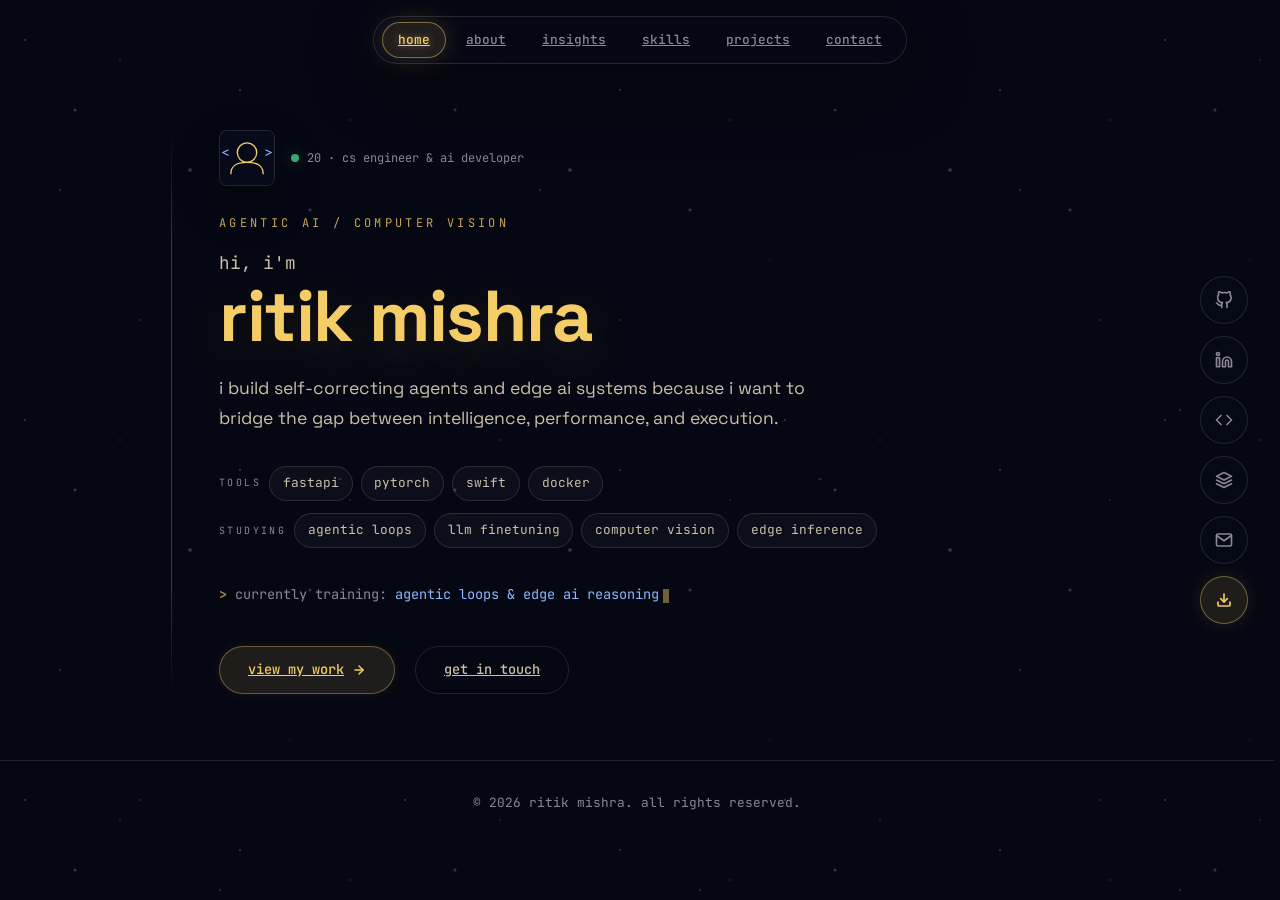
<file: index.html>
<!DOCTYPE html>
<html lang="en">
<head>
    <meta charset="UTF-8">
    <meta name="viewport" content="width=device-width, initial-scale=1.0">
    <meta name="description" content="Portfolio website of Ritik Mishra - Agentic AI Developer & AI Engineer">
    <title>ritik mishra</title>
    <link rel="stylesheet" href="styles.css">
</head>
<body>
    <!-- Background Starry sky container -->
    <div class="bg-glow-container" aria-hidden="true">
        <div class="stars-layer-1"></div>
        <div class="stars-layer-2"></div>
    </div>

    <!-- Navigation (Top Floating Pill Navbar) -->
    <nav class="navbar" role="navigation" aria-label="Main navigation">
        <div class="container">
            <ul class="nav-menu" id="navMenu">
                <li><a href="index.html">home</a></li>
                <li><a href="about.html">about</a></li>
                <li><a href="insights.html">insights</a></li>
                <li><a href="skills.html">skills</a></li>
                <li><a href="projects.html">projects</a></li>
                <li><a href="contact.html">contact</a></li>
            </ul>
        </div>
    </nav>

    <!-- Side Social Dock (Large Screen Orbit Dock) -->
    <div class="social-dock" aria-label="Social connections">
        <a href="https://github.com/iamtheorm" target="_blank" rel="noopener noreferrer" class="social-dock-item" title="github">
            <svg width="18" height="18" viewBox="0 0 24 24" fill="none" stroke="currentColor" stroke-width="2.2" stroke-linecap="round" stroke-linejoin="round"><path d="M9 19c-5 1.5-5-2.5-7-3m14 6v-3.87a3.37 3.37 0 0 0-.94-2.61c3.14-.35 6.44-1.54 6.44-7A5.44 5.44 0 0 0 20 4.77 5.07 5.07 0 0 0 19.91 1S18.73.65 16 2.48a13.38 13.38 0 0 0-7 0C6.27.65 5.09 1 5.09 1A5.07 5.07 0 0 0 5 4.77a5.44 5.44 0 0 0-1.5 3.78c0 5.42 3.3 6.61 6.44 7A3.37 3.37 0 0 0 9 18.13V22"></path></svg>
        </a>
        <a href="https://www.linkedin.com/in/iamtheorm/" target="_blank" rel="noopener noreferrer" class="social-dock-item" title="linkedin">
            <svg width="18" height="18" viewBox="0 0 24 24" fill="none" stroke="currentColor" stroke-width="2.2" stroke-linecap="round" stroke-linejoin="round"><path d="M16 8a6 6 0 0 1 6 6v7h-4v-7a2 2 0 0 0-2-2 2 2 0 0 0-2 2v7h-4v-7a6 6 0 0 1 6-6z"></path><rect x="2" y="9" width="4" height="12"></rect><circle cx="4" cy="4" r="2"></circle></svg>
        </a>
        <a href="https://leetcode.com/u/b3I2er95LI/" target="_blank" rel="noopener noreferrer" class="social-dock-item" title="leetcode">
            <svg width="18" height="18" viewBox="0 0 24 24" fill="none" stroke="currentColor" stroke-width="2.2" stroke-linecap="round" stroke-linejoin="round"><polyline points="16 18 22 12 16 6"></polyline><polyline points="8 6 2 12 8 18"></polyline></svg>
        </a>
        <a href="https://www.cloudskillsboost.google/public_profiles/0d4cb79c-3285-41c7-b2ba-f3daa50c03b6" target="_blank" rel="noopener noreferrer" class="social-dock-item" title="google cloud boost">
            <svg width="18" height="18" viewBox="0 0 24 24" fill="none" stroke="currentColor" stroke-width="2.2" stroke-linecap="round" stroke-linejoin="round"><path d="M12 2L2 7l10 5 10-5-10-5zM2 17l10 5 10-5M2 12l10 5 10-5"></path></svg>
        </a>
        <a href="mailto:workwithorm@gmail.com" class="social-dock-item" title="email">
            <svg width="18" height="18" viewBox="0 0 24 24" fill="none" stroke="currentColor" stroke-width="2.2" stroke-linecap="round" stroke-linejoin="round"><path d="M4 4h16c1.1 0 2 .9 2 2v12c0 1.1-.9 2-2 2H4c-1.1 0-2-.9-2-2V6c0-1.1.9-2 2-2z"></path><polyline points="22,6 12,13 2,6"></polyline></svg>
        </a>
        <a href="ritikVIT.pdf" download="ritik_mishra_resume.pdf" class="social-dock-item social-dock-resume" title="download resume">
            <svg width="16" height="16" viewBox="0 0 24 24" fill="none" stroke="currentColor" stroke-width="2.5" stroke-linecap="round" stroke-linejoin="round"><path d="M21 15v4a2 2 0 0 1-2 2H5a2 2 0 0 1-2-2v-4"></path><polyline points="7 10 12 15 17 10"></polyline><line x1="12" y1="15" x2="12" y2="3"></line></svg>
        </a>
    </div>

    <!-- Mobile Fixed Social Bottom Bar -->
    <div class="mobile-social-bar" aria-label="Social connections bottom bar">
        <a href="https://github.com/iamtheorm" target="_blank" rel="noopener noreferrer" class="mobile-social-item" title="github">
            <svg width="16" height="16" viewBox="0 0 24 24" fill="none" stroke="currentColor" stroke-width="2" stroke-linecap="round" stroke-linejoin="round"><path d="M9 19c-5 1.5-5-2.5-7-3m14 6v-3.87a3.37 3.37 0 0 0-.94-2.61c3.14-.35 6.44-1.54 6.44-7A5.44 5.44 0 0 0 20 4.77 5.07 5.07 0 0 0 19.91 1S18.73.65 16 2.48a13.38 13.38 0 0 0-7 0C6.27.65 5.09 1 5.09 1A5.07 5.07 0 0 0 5 4.77a5.44 5.44 0 0 0-1.5 3.78c0 5.42 3.3 6.61 6.44 7A3.37 3.37 0 0 0 9 18.13V22"></path></svg>
        </a>
        <a href="https://www.linkedin.com/in/iamtheorm/" target="_blank" rel="noopener noreferrer" class="mobile-social-item" title="linkedin">
            <svg width="16" height="16" viewBox="0 0 24 24" fill="none" stroke="currentColor" stroke-width="2" stroke-linecap="round" stroke-linejoin="round"><path d="M16 8a6 6 0 0 1 6 6v7h-4v-7a2 2 0 0 0-2-2 2 2 0 0 0-2 2v7h-4v-7a6 6 0 0 1 6-6z"></path><rect x="2" y="9" width="4" height="12"></rect><circle cx="4" cy="4" r="2"></circle></svg>
        </a>
        <a href="https://leetcode.com/u/b3I2er95LI/" target="_blank" rel="noopener noreferrer" class="mobile-social-item" title="leetcode">
            <svg width="16" height="16" viewBox="0 0 24 24" fill="none" stroke="currentColor" stroke-width="2" stroke-linecap="round" stroke-linejoin="round"><polyline points="16 18 22 12 16 6"></polyline><polyline points="8 6 2 12 8 18"></polyline></svg>
        </a>
        <a href="mailto:workwithorm@gmail.com" class="mobile-social-item" title="email">
            <svg width="16" height="16" viewBox="0 0 24 24" fill="none" stroke="currentColor" stroke-width="2" stroke-linecap="round" stroke-linejoin="round"><path d="M4 4h16c1.1 0 2 .9 2 2v12c0 1.1-.9 2-2 2H4c-1.1 0-2-.9-2-2V6c0-1.1.9-2 2-2z"></path><polyline points="22,6 12,13 2,6"></polyline></svg>
        </a>
        <a href="ritikVIT.pdf" download="ritik_mishra_resume.pdf" class="mobile-social-item" title="resume">
            <svg width="14" height="14" viewBox="0 0 24 24" fill="none" stroke="currentColor" stroke-width="2" stroke-linecap="round" stroke-linejoin="round"><path d="M21 15v4a2 2 0 0 1-2 2H5a2 2 0 0 1-2-2v-4"></path><polyline points="7 10 12 15 17 10"></polyline><line x1="12" y1="15" x2="12" y2="3"></line></svg>
        </a>
    </div>

    <!-- Hero Section -->
    <section id="home" class="hero" role="banner">
        <div class="container">
            <!-- Timeline fade-in/out visual accent line -->
            <div class="hero-timeline-line"></div>
            
            <div class="hero-content reveal">
                <!-- Profile Pic Frame & Pulsating Online Status Badge -->
                <div class="pfp-container">
                    <div class="pfp-frame">
                        <svg viewBox="0 0 100 100" fill="none" xmlns="http://www.w3.org/2000/svg" style="width: 100%; height: 100%;">
                            <rect width="100" height="100" fill="#070a18"/>
                            <circle cx="50" cy="40" r="18" stroke="#f4cd67" stroke-width="2.5" fill="none"/>
                            <path d="M20 80C20 62 33 58 50 58C67 58 80 62 80 80" stroke="#f4cd67" stroke-width="2.5" fill="none"/>
                            <path d="M15 35L5 40L15 45" stroke="#8bb8ff" stroke-width="2" stroke-linecap="round" stroke-linejoin="round"/>
                            <path d="M85 35L95 40L85 45" stroke="#8bb8ff" stroke-width="2" stroke-linecap="round" stroke-linejoin="round"/>
                        </svg>
                    </div>
                    <div class="status-badge">
                        <span class="status-dot"></span>
                        <span>20 · cs engineer & ai developer</span>
                    </div>
                </div>

                <p class="hero-subrole">agentic ai / computer vision</p>
                
                <div class="relative">
                    <p class="hero-title-greeting">hi, i'm</p>
                    <h1 class="hero-title-name">ritik mishra</h1>
                </div>

                <p class="hero-description">
                    i build self-correcting agents and edge ai systems because i want to bridge the gap between intelligence, performance, and execution.
                </p>

                <!-- Tools & Studying rows -->
                <div style="display: flex; flex-direction: column; gap: 0.75rem; margin-bottom: 2.25rem;">
                    <div style="display: flex; flex-wrap: wrap; align-items: center; gap: 0.5rem;">
                        <span style="font-family: 'JetBrains Mono', monospace; font-size: 10px; text-transform: uppercase; letter-spacing: 0.24em; color: var(--muted);">tools</span>
                        <span class="skill-badge">FastAPI</span>
                        <span class="skill-badge">PyTorch</span>
                        <span class="skill-badge">Swift</span>
                        <span class="skill-badge">Docker</span>
                    </div>
                    <div style="display: flex; flex-wrap: wrap; align-items: center; gap: 0.5rem;">
                        <span style="font-family: 'JetBrains Mono', monospace; font-size: 10px; text-transform: uppercase; letter-spacing: 0.24em; color: var(--muted);">studying</span>
                        <span class="skill-badge">agentic loops</span>
                        <span class="skill-badge">LLM finetuning</span>
                        <span class="skill-badge">computer vision</span>
                        <span class="skill-badge">edge inference</span>
                    </div>
                </div>

                <!-- Blinking cursor command training line -->
                <p style="font-family: 'JetBrains Mono', monospace; font-size: 0.85rem; color: var(--muted); margin-bottom: 2.5rem;">
                    <span style="color: rgba(244, 205, 103, 0.65); font-weight: bold;">&gt;</span> currently training: <span style="color: var(--accent-secondary);">agentic loops & edge AI reasoning</span><span class="blinking-caret"></span>
                </p>

                <div class="hero-buttons">
                    <a href="projects.html" class="btn btn-primary">
                        <span>view my work</span>
                        <svg width="14" height="14" viewBox="0 0 24 24" fill="none" stroke="currentColor" stroke-width="2.5" stroke-linecap="round" stroke-linejoin="round"><line x1="5" y1="12" x2="19" y2="12"></line><polyline points="12 5 19 12 12 19"></polyline></svg>
                    </a>
                    <a href="contact.html" class="btn btn-secondary">get in touch</a>
                </div>
            </div>
        </div>
    </section>



    <!-- Footer -->
    <footer class="footer">
        <div class="container">
            <p>&copy; 2026 ritik mishra. all rights reserved.</p>
        </div>
    </footer>

    <script src="script.js"></script>
</body>
</html>
</file>
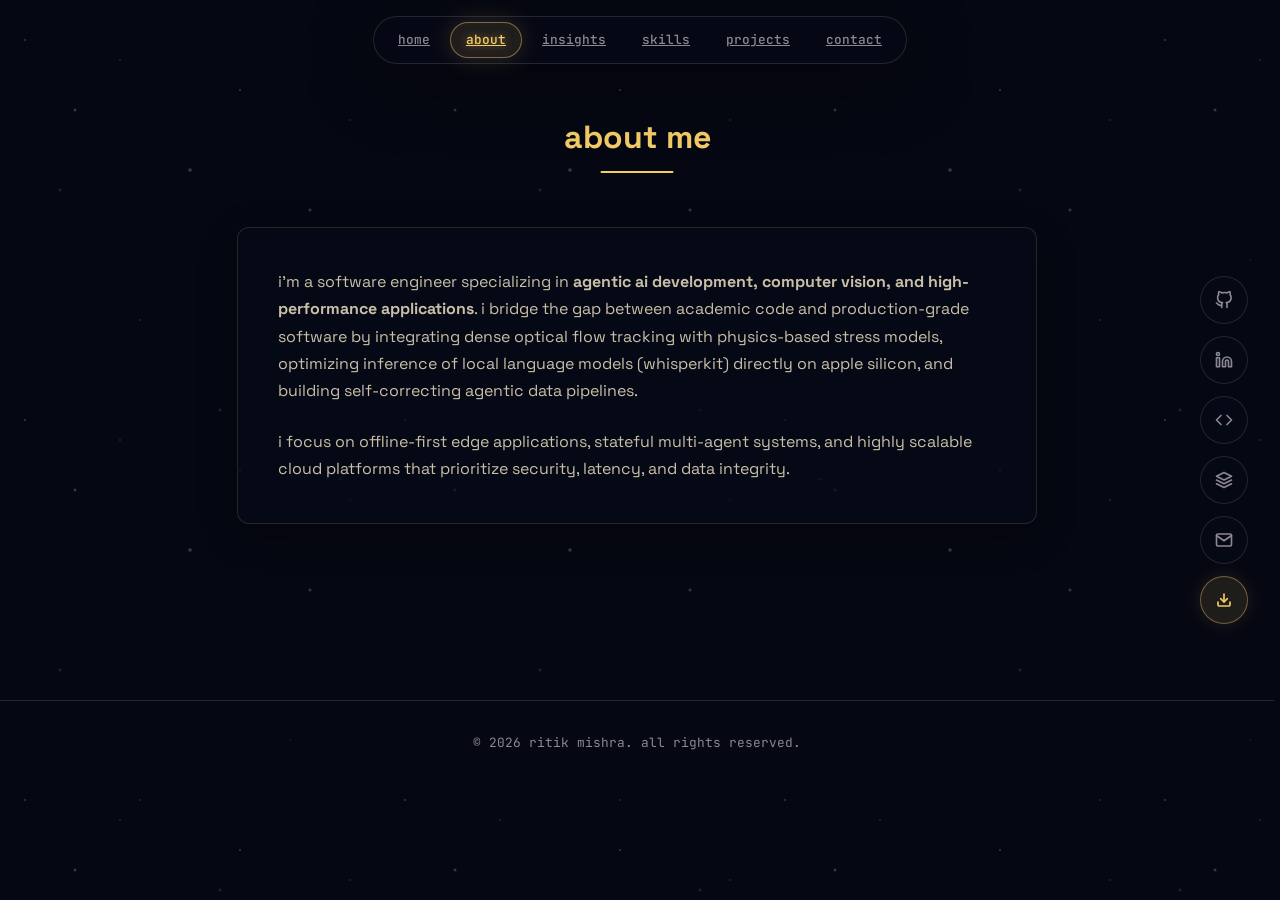
<file: about.html>
<!DOCTYPE html>
<html lang="en">
<head>
    <meta charset="UTF-8">
    <meta name="viewport" content="width=device-width, initial-scale=1.0">
    <meta name="description" content="About Ritik Mishra - Agentic AI Developer & AI Engineer">
    <title>ritik mishra | about</title>
    <link rel="stylesheet" href="styles.css">
</head>
<body>
    <!-- Background Starry sky container -->
    <div class="bg-glow-container" aria-hidden="true">
        <div class="stars-layer-1"></div>
        <div class="stars-layer-2"></div>
    </div>

    <!-- Navigation (Top Floating Pill Navbar) -->
    <nav class="navbar" role="navigation" aria-label="Main navigation">
        <div class="container">
            <ul class="nav-menu" id="navMenu">
                <li><a href="index.html">home</a></li>
                <li><a href="about.html">about</a></li>
                <li><a href="insights.html">insights</a></li>
                <li><a href="skills.html">skills</a></li>
                <li><a href="projects.html">projects</a></li>
                <li><a href="contact.html">contact</a></li>
            </ul>
        </div>
    </nav>

    <!-- Side Social Dock -->
    <div class="social-dock" aria-label="Social connections">
        <a href="https://github.com/iamtheorm" target="_blank" rel="noopener noreferrer" class="social-dock-item" title="github">
            <svg width="18" height="18" viewBox="0 0 24 24" fill="none" stroke="currentColor" stroke-width="2.2" stroke-linecap="round" stroke-linejoin="round"><path d="M9 19c-5 1.5-5-2.5-7-3m14 6v-3.87a3.37 3.37 0 0 0-.94-2.61c3.14-.35 6.44-1.54 6.44-7A5.44 5.44 0 0 0 20 4.77 5.07 5.07 0 0 0 19.91 1S18.73.65 16 2.48a13.38 13.38 0 0 0-7 0C6.27.65 5.09 1 5.09 1A5.07 5.07 0 0 0 5 4.77a5.44 5.44 0 0 0-1.5 3.78c0 5.42 3.3 6.61 6.44 7A3.37 3.37 0 0 0 9 18.13V22"></path></svg>
        </a>
        <a href="https://www.linkedin.com/in/iamtheorm/" target="_blank" rel="noopener noreferrer" class="social-dock-item" title="linkedin">
            <svg width="18" height="18" viewBox="0 0 24 24" fill="none" stroke="currentColor" stroke-width="2.2" stroke-linecap="round" stroke-linejoin="round"><path d="M16 8a6 6 0 0 1 6 6v7h-4v-7a2 2 0 0 0-2-2 2 2 0 0 0-2 2v7h-4v-7a6 6 0 0 1 6-6z"></path><rect x="2" y="9" width="4" height="12"></rect><circle cx="4" cy="4" r="2"></circle></svg>
        </a>
        <a href="https://leetcode.com/u/b3I2er95LI/" target="_blank" rel="noopener noreferrer" class="social-dock-item" title="leetcode">
            <svg width="18" height="18" viewBox="0 0 24 24" fill="none" stroke="currentColor" stroke-width="2.2" stroke-linecap="round" stroke-linejoin="round"><polyline points="16 18 22 12 16 6"></polyline><polyline points="8 6 2 12 8 18"></polyline></svg>
        </a>
        <a href="https://www.cloudskillsboost.google/public_profiles/0d4cb79c-3285-41c7-b2ba-f3daa50c03b6" target="_blank" rel="noopener noreferrer" class="social-dock-item" title="google cloud boost">
            <svg width="18" height="18" viewBox="0 0 24 24" fill="none" stroke="currentColor" stroke-width="2.2" stroke-linecap="round" stroke-linejoin="round"><path d="M12 2L2 7l10 5 10-5-10-5zM2 17l10 5 10-5M2 12l10 5 10-5"></path></svg>
        </a>
        <a href="mailto:workwithorm@gmail.com" class="social-dock-item" title="email">
            <svg width="18" height="18" viewBox="0 0 24 24" fill="none" stroke="currentColor" stroke-width="2.2" stroke-linecap="round" stroke-linejoin="round"><path d="M4 4h16c1.1 0 2 .9 2 2v12c0 1.1-.9 2-2 2H4c-1.1 0-2-.9-2-2V6c0-1.1.9-2 2-2z"></path><polyline points="22,6 12,13 2,6"></polyline></svg>
        </a>
        <a href="ritikVIT.pdf" download="ritik_mishra_resume.pdf" class="social-dock-item social-dock-resume" title="download resume">
            <svg width="16" height="16" viewBox="0 0 24 24" fill="none" stroke="currentColor" stroke-width="2.5" stroke-linecap="round" stroke-linejoin="round"><path d="M21 15v4a2 2 0 0 1-2 2H5a2 2 0 0 1-2-2v-4"></path><polyline points="7 10 12 15 17 10"></polyline><line x1="12" y1="15" x2="12" y2="3"></line></svg>
        </a>
    </div>

    <!-- Mobile Fixed Social Bottom Bar -->
    <div class="mobile-social-bar" aria-label="Social connections bottom bar">
        <a href="https://github.com/iamtheorm" target="_blank" rel="noopener noreferrer" class="mobile-social-item" title="github">
            <svg width="16" height="16" viewBox="0 0 24 24" fill="none" stroke="currentColor" stroke-width="2" stroke-linecap="round" stroke-linejoin="round"><path d="M9 19c-5 1.5-5-2.5-7-3m14 6v-3.87a3.37 3.37 0 0 0-.94-2.61c3.14-.35 6.44-1.54 6.44-7A5.44 5.44 0 0 0 20 4.77 5.07 5.07 0 0 0 19.91 1S18.73.65 16 2.48a13.38 13.38 0 0 0-7 0C6.27.65 5.09 1 5.09 1A5.07 5.07 0 0 0 5 4.77a5.44 5.44 0 0 0-1.5 3.78c0 5.42 3.3 6.61 6.44 7A3.37 3.37 0 0 0 9 18.13V22"></path></svg>
        </a>
        <a href="https://www.linkedin.com/in/iamtheorm/" target="_blank" rel="noopener noreferrer" class="mobile-social-item" title="linkedin">
            <svg width="16" height="16" viewBox="0 0 24 24" fill="none" stroke="currentColor" stroke-width="2" stroke-linecap="round" stroke-linejoin="round"><path d="M16 8a6 6 0 0 1 6 6v7h-4v-7a2 2 0 0 0-2-2 2 2 0 0 0-2 2v7h-4v-7a6 6 0 0 1 6-6z"></path><rect x="2" y="9" width="4" height="12"></rect><circle cx="4" cy="4" r="2"></circle></svg>
        </a>
        <a href="https://leetcode.com/u/b3I2er95LI/" target="_blank" rel="noopener noreferrer" class="mobile-social-item" title="leetcode">
            <svg width="16" height="16" viewBox="0 0 24 24" fill="none" stroke="currentColor" stroke-width="2" stroke-linecap="round" stroke-linejoin="round"><polyline points="16 18 22 12 16 6"></polyline><polyline points="8 6 2 12 8 18"></polyline></svg>
        </a>
        <a href="mailto:workwithorm@gmail.com" class="mobile-social-item" title="email">
            <svg width="16" height="16" viewBox="0 0 24 24" fill="none" stroke="currentColor" stroke-width="2" stroke-linecap="round" stroke-linejoin="round"><path d="M4 4h16c1.1 0 2 .9 2 2v12c0 1.1-.9 2-2 2H4c-1.1 0-2-.9-2-2V6c0-1.1.9-2 2-2z"></path><polyline points="22,6 12,13 2,6"></polyline></svg>
        </a>
        <a href="ritikVIT.pdf" download="ritik_mishra_resume.pdf" class="mobile-social-item" title="resume">
            <svg width="14" height="14" viewBox="0 0 24 24" fill="none" stroke="currentColor" stroke-width="2" stroke-linecap="round" stroke-linejoin="round"><path d="M21 15v4a2 2 0 0 1-2 2H5a2 2 0 0 1-2-2v-4"></path><polyline points="7 10 12 15 17 10"></polyline><line x1="12" y1="15" x2="12" y2="3"></line></svg>
        </a>
    </div>

    <!-- About Section -->
    <section id="about" class="about" style="padding-top: 7rem; padding-bottom: 3rem; min-height: calc(100vh - 200px);">
        <div class="container">
            <h2 class="section-title reveal">about me</h2>
            <div class="about-content reveal">
                <div class="about-text">
                    <p>
                        i'm a software engineer specializing in <strong>agentic ai development, computer vision, and high-performance applications</strong>. 
                        i bridge the gap between academic code and production-grade software by integrating dense optical flow tracking with physics-based stress models, optimizing inference of local language models (whisperkit) directly on apple silicon, and building self-correcting agentic data pipelines.
                    </p>
                    <p>
                        i focus on offline-first edge applications, stateful multi-agent systems, and highly scalable cloud platforms that prioritize security, latency, and data integrity.
                    </p>
                </div>
            </div>


        </div>
    </section>

    <!-- Footer -->
    <footer class="footer">
        <div class="container">
            <p>&copy; 2026 ritik mishra. all rights reserved.</p>
        </div>
    </footer>

    <script src="script.js"></script>
</body>
</html>
</file>
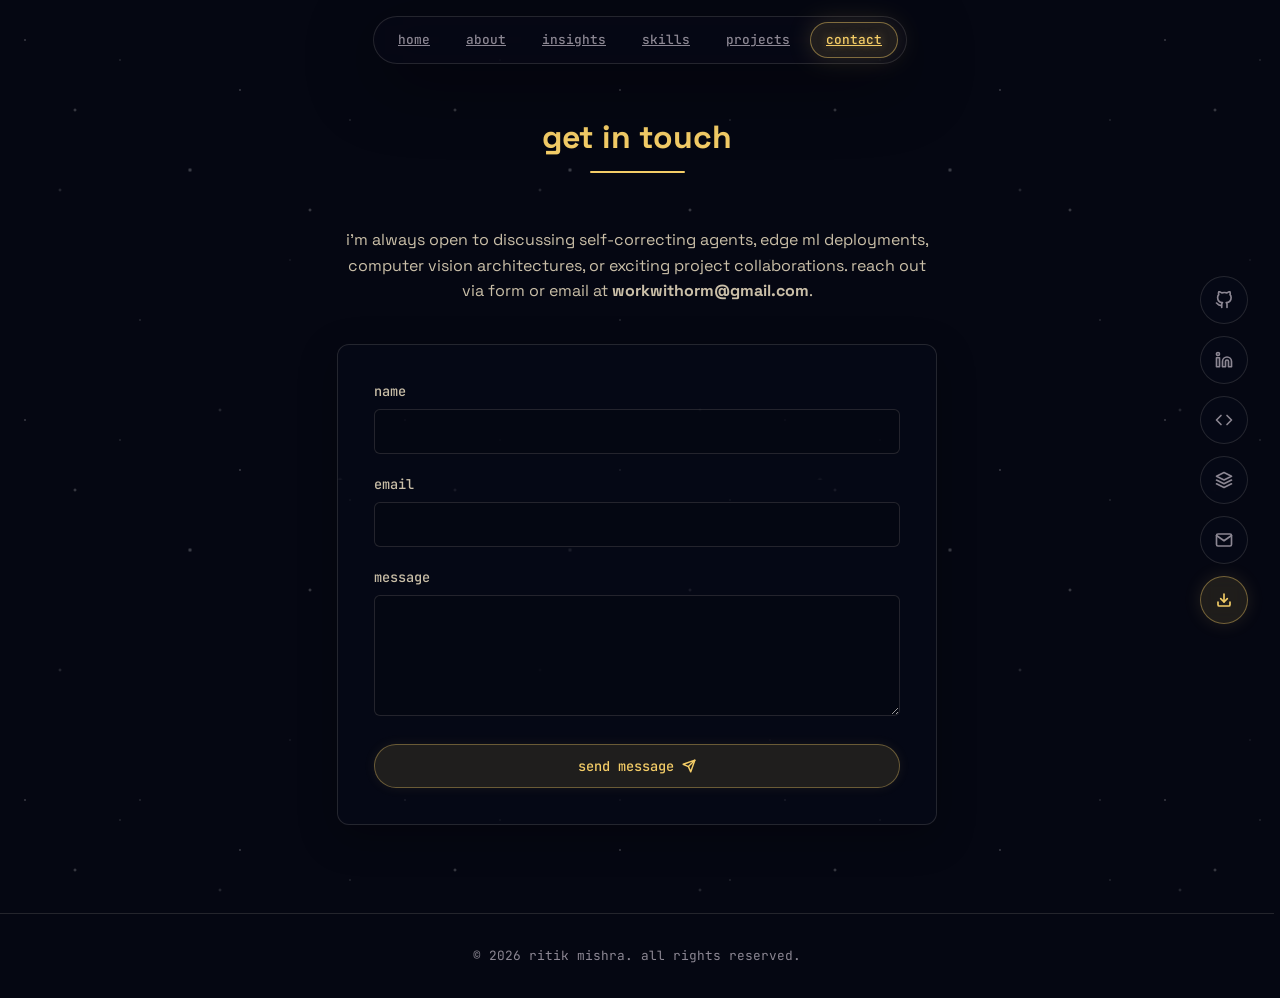
<file: contact.html>
<!DOCTYPE html>
<html lang="en">
<head>
    <meta charset="UTF-8">
    <meta name="viewport" content="width=device-width, initial-scale=1.0">
    <meta name="description" content="Get in touch with Ritik Mishra - Agentic AI Developer & AI Engineer">
    <title>ritik mishra | contact</title>
    <link rel="stylesheet" href="styles.css">
</head>
<body>
    <!-- Background Starry sky container -->
    <div class="bg-glow-container" aria-hidden="true">
        <div class="stars-layer-1"></div>
        <div class="stars-layer-2"></div>
    </div>

    <!-- Navigation (Top Floating Pill Navbar) -->
    <nav class="navbar" role="navigation" aria-label="Main navigation">
        <div class="container">
            <ul class="nav-menu" id="navMenu">
                <li><a href="index.html">home</a></li>
                <li><a href="about.html">about</a></li>
                <li><a href="insights.html">insights</a></li>
                <li><a href="skills.html">skills</a></li>
                <li><a href="projects.html">projects</a></li>
                <li><a href="contact.html">contact</a></li>
            </ul>
        </div>
    </nav>

    <!-- Side Social Dock -->
    <div class="social-dock" aria-label="Social connections">
        <a href="https://github.com/iamtheorm" target="_blank" rel="noopener noreferrer" class="social-dock-item" title="github">
            <svg width="18" height="18" viewBox="0 0 24 24" fill="none" stroke="currentColor" stroke-width="2.2" stroke-linecap="round" stroke-linejoin="round"><path d="M9 19c-5 1.5-5-2.5-7-3m14 6v-3.87a3.37 3.37 0 0 0-.94-2.61c3.14-.35 6.44-1.54 6.44-7A5.44 5.44 0 0 0 20 4.77 5.07 5.07 0 0 0 19.91 1S18.73.65 16 2.48a13.38 13.38 0 0 0-7 0C6.27.65 5.09 1 5.09 1A5.07 5.07 0 0 0 5 4.77a5.44 5.44 0 0 0-1.5 3.78c0 5.42 3.3 6.61 6.44 7A3.37 3.37 0 0 0 9 18.13V22"></path></svg>
        </a>
        <a href="https://www.linkedin.com/in/iamtheorm/" target="_blank" rel="noopener noreferrer" class="social-dock-item" title="linkedin">
            <svg width="18" height="18" viewBox="0 0 24 24" fill="none" stroke="currentColor" stroke-width="2.2" stroke-linecap="round" stroke-linejoin="round"><path d="M16 8a6 6 0 0 1 6 6v7h-4v-7a2 2 0 0 0-2-2 2 2 0 0 0-2 2v7h-4v-7a6 6 0 0 1 6-6z"></path><rect x="2" y="9" width="4" height="12"></rect><circle cx="4" cy="4" r="2"></circle></svg>
        </a>
        <a href="https://leetcode.com/u/b3I2er95LI/" target="_blank" rel="noopener noreferrer" class="social-dock-item" title="leetcode">
            <svg width="18" height="18" viewBox="0 0 24 24" fill="none" stroke="currentColor" stroke-width="2.2" stroke-linecap="round" stroke-linejoin="round"><polyline points="16 18 22 12 16 6"></polyline><polyline points="8 6 2 12 8 18"></polyline></svg>
        </a>
        <a href="https://www.cloudskillsboost.google/public_profiles/0d4cb79c-3285-41c7-b2ba-f3daa50c03b6" target="_blank" rel="noopener noreferrer" class="social-dock-item" title="google cloud boost">
            <svg width="18" height="18" viewBox="0 0 24 24" fill="none" stroke="currentColor" stroke-width="2.2" stroke-linecap="round" stroke-linejoin="round"><path d="M12 2L2 7l10 5 10-5-10-5zM2 17l10 5 10-5M2 12l10 5 10-5"></path></svg>
        </a>
        <a href="mailto:workwithorm@gmail.com" class="social-dock-item" title="email">
            <svg width="18" height="18" viewBox="0 0 24 24" fill="none" stroke="currentColor" stroke-width="2.2" stroke-linecap="round" stroke-linejoin="round"><path d="M4 4h16c1.1 0 2 .9 2 2v12c0 1.1-.9 2-2 2H4c-1.1 0-2-.9-2-2V6c0-1.1.9-2 2-2z"></path><polyline points="22,6 12,13 2,6"></polyline></svg>
        </a>
        <a href="ritikVIT.pdf" download="ritik_mishra_resume.pdf" class="social-dock-item social-dock-resume" title="download resume">
            <svg width="16" height="16" viewBox="0 0 24 24" fill="none" stroke="currentColor" stroke-width="2.5" stroke-linecap="round" stroke-linejoin="round"><path d="M21 15v4a2 2 0 0 1-2 2H5a2 2 0 0 1-2-2v-4"></path><polyline points="7 10 12 15 17 10"></polyline><line x1="12" y1="15" x2="12" y2="3"></line></svg>
        </a>
    </div>

    <!-- Mobile Fixed Social Bottom Bar -->
    <div class="mobile-social-bar" aria-label="Social connections bottom bar">
        <a href="https://github.com/iamtheorm" target="_blank" rel="noopener noreferrer" class="mobile-social-item" title="github">
            <svg width="16" height="16" viewBox="0 0 24 24" fill="none" stroke="currentColor" stroke-width="2" stroke-linecap="round" stroke-linejoin="round"><path d="M9 19c-5 1.5-5-2.5-7-3m14 6v-3.87a3.37 3.37 0 0 0-.94-2.61c3.14-.35 6.44-1.54 6.44-7A5.44 5.44 0 0 0 20 4.77 5.07 5.07 0 0 0 19.91 1S18.73.65 16 2.48a13.38 13.38 0 0 0-7 0C6.27.65 5.09 1 5.09 1A5.07 5.07 0 0 0 5 4.77a5.44 5.44 0 0 0-1.5 3.78c0 5.42 3.3 6.61 6.44 7A3.37 3.37 0 0 0 9 18.13V22"></path></svg>
        </a>
        <a href="https://www.linkedin.com/in/iamtheorm/" target="_blank" rel="noopener noreferrer" class="mobile-social-item" title="linkedin">
            <svg width="16" height="16" viewBox="0 0 24 24" fill="none" stroke="currentColor" stroke-width="2" stroke-linecap="round" stroke-linejoin="round"><path d="M16 8a6 6 0 0 1 6 6v7h-4v-7a2 2 0 0 0-2-2 2 2 0 0 0-2 2v7h-4v-7a6 6 0 0 1 6-6z"></path><rect x="2" y="9" width="4" height="12"></rect><circle cx="4" cy="4" r="2"></circle></svg>
        </a>
        <a href="https://leetcode.com/u/b3I2er95LI/" target="_blank" rel="noopener noreferrer" class="mobile-social-item" title="leetcode">
            <svg width="16" height="16" viewBox="0 0 24 24" fill="none" stroke="currentColor" stroke-width="2" stroke-linecap="round" stroke-linejoin="round"><polyline points="16 18 22 12 16 6"></polyline><polyline points="8 6 2 12 8 18"></polyline></svg>
        </a>
        <a href="mailto:workwithorm@gmail.com" class="mobile-social-item" title="email">
            <svg width="16" height="16" viewBox="0 0 24 24" fill="none" stroke="currentColor" stroke-width="2" stroke-linecap="round" stroke-linejoin="round"><path d="M4 4h16c1.1 0 2 .9 2 2v12c0 1.1-.9 2-2 2H4c-1.1 0-2-.9-2-2V6c0-1.1.9-2 2-2z"></path><polyline points="22,6 12,13 2,6"></polyline></svg>
        </a>
        <a href="ritikVIT.pdf" download="ritik_mishra_resume.pdf" class="mobile-social-item" title="resume">
            <svg width="14" height="14" viewBox="0 0 24 24" fill="none" stroke="currentColor" stroke-width="2" stroke-linecap="round" stroke-linejoin="round"><path d="M21 15v4a2 2 0 0 1-2 2H5a2 2 0 0 1-2-2v-4"></path><polyline points="7 10 12 15 17 10"></polyline><line x1="12" y1="15" x2="12" y2="3"></line></svg>
        </a>
    </div>

    <!-- Contact Section -->
    <section id="contact" class="contact" style="padding-top: 7rem; padding-bottom: 3rem; min-height: calc(100vh - 200px);">
        <div class="container">
            <h2 class="section-title reveal">get in touch</h2>
            <div class="contact-content reveal">
                <div class="contact-text">
                    <p>
                        i'm always open to discussing self-correcting agents, edge ml deployments, computer vision architectures, or exciting project collaborations. reach out via form or email at <strong>workwithorm@gmail.com</strong>.
                    </p>
                </div>
                <form class="contact-form" id="contactForm" name="contact" method="POST" data-netlify="true" aria-label="Contact form">
                    <input type="hidden" name="form-name" value="contact">
                    <div class="form-group">
                        <label for="name">name</label>
                        <input type="text" id="name" name="name" required aria-required="true">
                    </div>
                    <div class="form-group">
                        <label for="email">email</label>
                        <input type="email" id="email" name="email" required aria-required="true">
                    </div>
                    <div class="form-group">
                        <label for="message">message</label>
                        <textarea id="message" name="message" rows="5" required aria-required="true"></textarea>
                    </div>
                    <button type="submit" class="btn btn-primary">
                        <span>send message</span>
                        <svg width="14" height="14" viewBox="0 0 24 24" fill="none" stroke="currentColor" stroke-width="2.5" stroke-linecap="round" stroke-linejoin="round"><line x1="22" y1="2" x2="11" y2="13"></line><polygon points="22 2 15 22 11 13 2 9 22 2"></polygon></svg>
                    </button>
                </form>
            </div>
        </div>
    </section>

    <!-- Footer -->
    <footer class="footer">
        <div class="container">
            <p>&copy; 2026 ritik mishra. all rights reserved.</p>
        </div>
    </footer>

    <script src="script.js"></script>
</body>
</html>
</file>
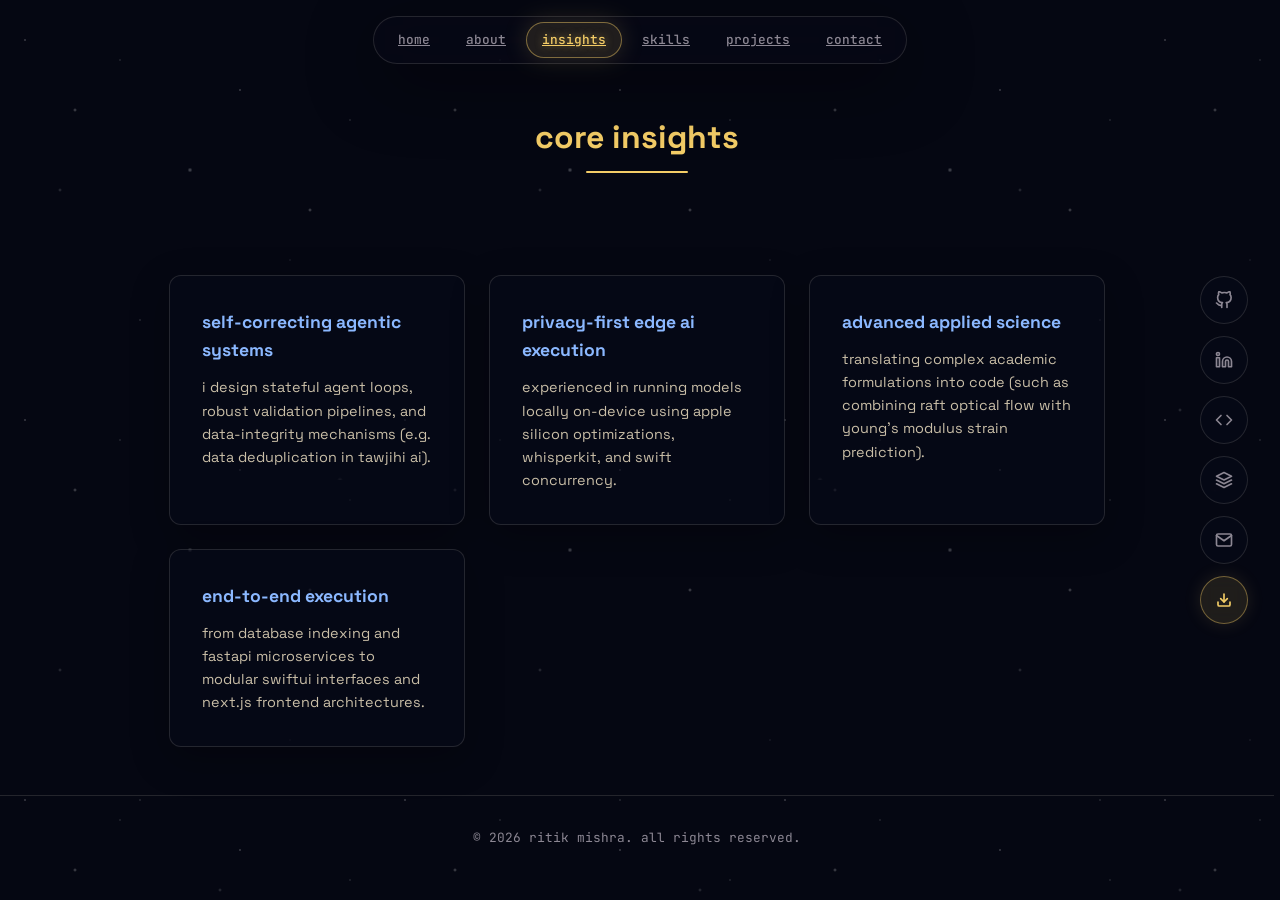
<file: insights.html>
<!DOCTYPE html>
<html lang="en">
<head>
    <meta charset="UTF-8">
    <meta name="viewport" content="width=device-width, initial-scale=1.0">
    <meta name="description" content="Core insights and values of Ritik Mishra - Agentic AI Developer & AI Engineer">
    <title>ritik mishra | insights</title>
    <link rel="stylesheet" href="styles.css">
</head>
<body>
    <!-- Background Starry sky container -->
    <div class="bg-glow-container" aria-hidden="true">
        <div class="stars-layer-1"></div>
        <div class="stars-layer-2"></div>
    </div>

    <!-- Navigation (Top Floating Pill Navbar) -->
    <nav class="navbar" role="navigation" aria-label="Main navigation">
        <div class="container">
            <ul class="nav-menu" id="navMenu">
                <li><a href="index.html">home</a></li>
                <li><a href="about.html">about</a></li>
                <li><a href="insights.html">insights</a></li>
                <li><a href="skills.html">skills</a></li>
                <li><a href="projects.html">projects</a></li>
                <li><a href="contact.html">contact</a></li>
            </ul>
        </div>
    </nav>

    <!-- Side Social Dock -->
    <div class="social-dock" aria-label="Social connections">
        <a href="https://github.com/iamtheorm" target="_blank" rel="noopener noreferrer" class="social-dock-item" title="github">
            <svg width="18" height="18" viewBox="0 0 24 24" fill="none" stroke="currentColor" stroke-width="2.2" stroke-linecap="round" stroke-linejoin="round"><path d="M9 19c-5 1.5-5-2.5-7-3m14 6v-3.87a3.37 3.37 0 0 0-.94-2.61c3.14-.35 6.44-1.54 6.44-7A5.44 5.44 0 0 0 20 4.77 5.07 5.07 0 0 0 19.91 1S18.73.65 16 2.48a13.38 13.38 0 0 0-7 0C6.27.65 5.09 1 5.09 1A5.07 5.07 0 0 0 5 4.77a5.44 5.44 0 0 0-1.5 3.78c0 5.42 3.3 6.61 6.44 7A3.37 3.37 0 0 0 9 18.13V22"></path></svg>
        </a>
        <a href="https://www.linkedin.com/in/iamtheorm/" target="_blank" rel="noopener noreferrer" class="social-dock-item" title="linkedin">
            <svg width="18" height="18" viewBox="0 0 24 24" fill="none" stroke="currentColor" stroke-width="2.2" stroke-linecap="round" stroke-linejoin="round"><path d="M16 8a6 6 0 0 1 6 6v7h-4v-7a2 2 0 0 0-2-2 2 2 0 0 0-2 2v7h-4v-7a6 6 0 0 1 6-6z"></path><rect x="2" y="9" width="4" height="12"></rect><circle cx="4" cy="4" r="2"></circle></svg>
        </a>
        <a href="https://leetcode.com/u/b3I2er95LI/" target="_blank" rel="noopener noreferrer" class="social-dock-item" title="leetcode">
            <svg width="18" height="18" viewBox="0 0 24 24" fill="none" stroke="currentColor" stroke-width="2.2" stroke-linecap="round" stroke-linejoin="round"><polyline points="16 18 22 12 16 6"></polyline><polyline points="8 6 2 12 8 18"></polyline></svg>
        </a>
        <a href="https://www.cloudskillsboost.google/public_profiles/0d4cb79c-3285-41c7-b2ba-f3daa50c03b6" target="_blank" rel="noopener noreferrer" class="social-dock-item" title="google cloud boost">
            <svg width="18" height="18" viewBox="0 0 24 24" fill="none" stroke="currentColor" stroke-width="2.2" stroke-linecap="round" stroke-linejoin="round"><path d="M12 2L2 7l10 5 10-5-10-5zM2 17l10 5 10-5M2 12l10 5 10-5"></path></svg>
        </a>
        <a href="mailto:workwithorm@gmail.com" class="social-dock-item" title="email">
            <svg width="18" height="18" viewBox="0 0 24 24" fill="none" stroke="currentColor" stroke-width="2.2" stroke-linecap="round" stroke-linejoin="round"><path d="M4 4h16c1.1 0 2 .9 2 2v12c0 1.1-.9 2-2 2H4c-1.1 0-2-.9-2-2V6c0-1.1.9-2 2-2z"></path><polyline points="22,6 12,13 2,6"></polyline></svg>
        </a>
        <a href="ritikVIT.pdf" download="ritik_mishra_resume.pdf" class="social-dock-item social-dock-resume" title="download resume">
            <svg width="16" height="16" viewBox="0 0 24 24" fill="none" stroke="currentColor" stroke-width="2.5" stroke-linecap="round" stroke-linejoin="round"><path d="M21 15v4a2 2 0 0 1-2 2H5a2 2 0 0 1-2-2v-4"></path><polyline points="7 10 12 15 17 10"></polyline><line x1="12" y1="15" x2="12" y2="3"></line></svg>
        </a>
    </div>

    <!-- Mobile Fixed Social Bottom Bar -->
    <div class="mobile-social-bar" aria-label="Social connections bottom bar">
        <a href="https://github.com/iamtheorm" target="_blank" rel="noopener noreferrer" class="mobile-social-item" title="github">
            <svg width="16" height="16" viewBox="0 0 24 24" fill="none" stroke="currentColor" stroke-width="2" stroke-linecap="round" stroke-linejoin="round"><path d="M9 19c-5 1.5-5-2.5-7-3m14 6v-3.87a3.37 3.37 0 0 0-.94-2.61c3.14-.35 6.44-1.54 6.44-7A5.44 5.44 0 0 0 20 4.77 5.07 5.07 0 0 0 19.91 1S18.73.65 16 2.48a13.38 13.38 0 0 0-7 0C6.27.65 5.09 1 5.09 1A5.07 5.07 0 0 0 5 4.77a5.44 5.44 0 0 0-1.5 3.78c0 5.42 3.3 6.61 6.44 7A3.37 3.37 0 0 0 9 18.13V22"></path></svg>
        </a>
        <a href="https://www.linkedin.com/in/iamtheorm/" target="_blank" rel="noopener noreferrer" class="mobile-social-item" title="linkedin">
            <svg width="16" height="16" viewBox="0 0 24 24" fill="none" stroke="currentColor" stroke-width="2" stroke-linecap="round" stroke-linejoin="round"><path d="M16 8a6 6 0 0 1 6 6v7h-4v-7a2 2 0 0 0-2-2 2 2 0 0 0-2 2v7h-4v-7a6 6 0 0 1 6-6z"></path><rect x="2" y="9" width="4" height="12"></rect><circle cx="4" cy="4" r="2"></circle></svg>
        </a>
        <a href="https://leetcode.com/u/b3I2er95LI/" target="_blank" rel="noopener noreferrer" class="mobile-social-item" title="leetcode">
            <svg width="16" height="16" viewBox="0 0 24 24" fill="none" stroke="currentColor" stroke-width="2" stroke-linecap="round" stroke-linejoin="round"><polyline points="16 18 22 12 16 6"></polyline><polyline points="8 6 2 12 8 18"></polyline></svg>
        </a>
        <a href="mailto:workwithorm@gmail.com" class="mobile-social-item" title="email">
            <svg width="16" height="16" viewBox="0 0 24 24" fill="none" stroke="currentColor" stroke-width="2" stroke-linecap="round" stroke-linejoin="round"><path d="M4 4h16c1.1 0 2 .9 2 2v12c0 1.1-.9 2-2 2H4c-1.1 0-2-.9-2-2V6c0-1.1.9-2 2-2z"></path><polyline points="22,6 12,13 2,6"></polyline></svg>
        </a>
        <a href="ritikVIT.pdf" download="ritik_mishra_resume.pdf" class="mobile-social-item" title="resume">
            <svg width="14" height="14" viewBox="0 0 24 24" fill="none" stroke="currentColor" stroke-width="2" stroke-linecap="round" stroke-linejoin="round"><path d="M21 15v4a2 2 0 0 1-2 2H5a2 2 0 0 1-2-2v-4"></path><polyline points="7 10 12 15 17 10"></polyline><line x1="12" y1="15" x2="12" y2="3"></line></svg>
        </a>
    </div>

    <!-- Insights Section -->
    <section id="insights" class="insights" style="padding-top: 7rem; padding-bottom: 3rem; min-height: calc(100vh - 200px);">
        <div class="container">
            <h2 class="section-title reveal">core insights</h2>
            <div class="insights-grid">
                <div class="insight-card reveal">
                    <h3>self-correcting agentic systems</h3>
                    <p>i design stateful agent loops, robust validation pipelines, and data-integrity mechanisms (e.g. data deduplication in tawjihi ai).</p>
                </div>
                <div class="insight-card reveal">
                    <h3>privacy-first edge ai execution</h3>
                    <p>experienced in running models locally on-device using apple silicon optimizations, whisperkit, and swift concurrency.</p>
                </div>
                <div class="insight-card reveal">
                    <h3>advanced applied science</h3>
                    <p>translating complex academic formulations into code (such as combining raft optical flow with young's modulus strain prediction).</p>
                </div>
                <div class="insight-card reveal">
                    <h3>end-to-end execution</h3>
                    <p>from database indexing and fastapi microservices to modular swiftui interfaces and next.js frontend architectures.</p>
                </div>
            </div>
        </div>
    </section>

    <!-- Footer -->
    <footer class="footer">
        <div class="container">
            <p>&copy; 2026 ritik mishra. all rights reserved.</p>
        </div>
    </footer>

    <script src="script.js"></script>
</body>
</html>
</file>
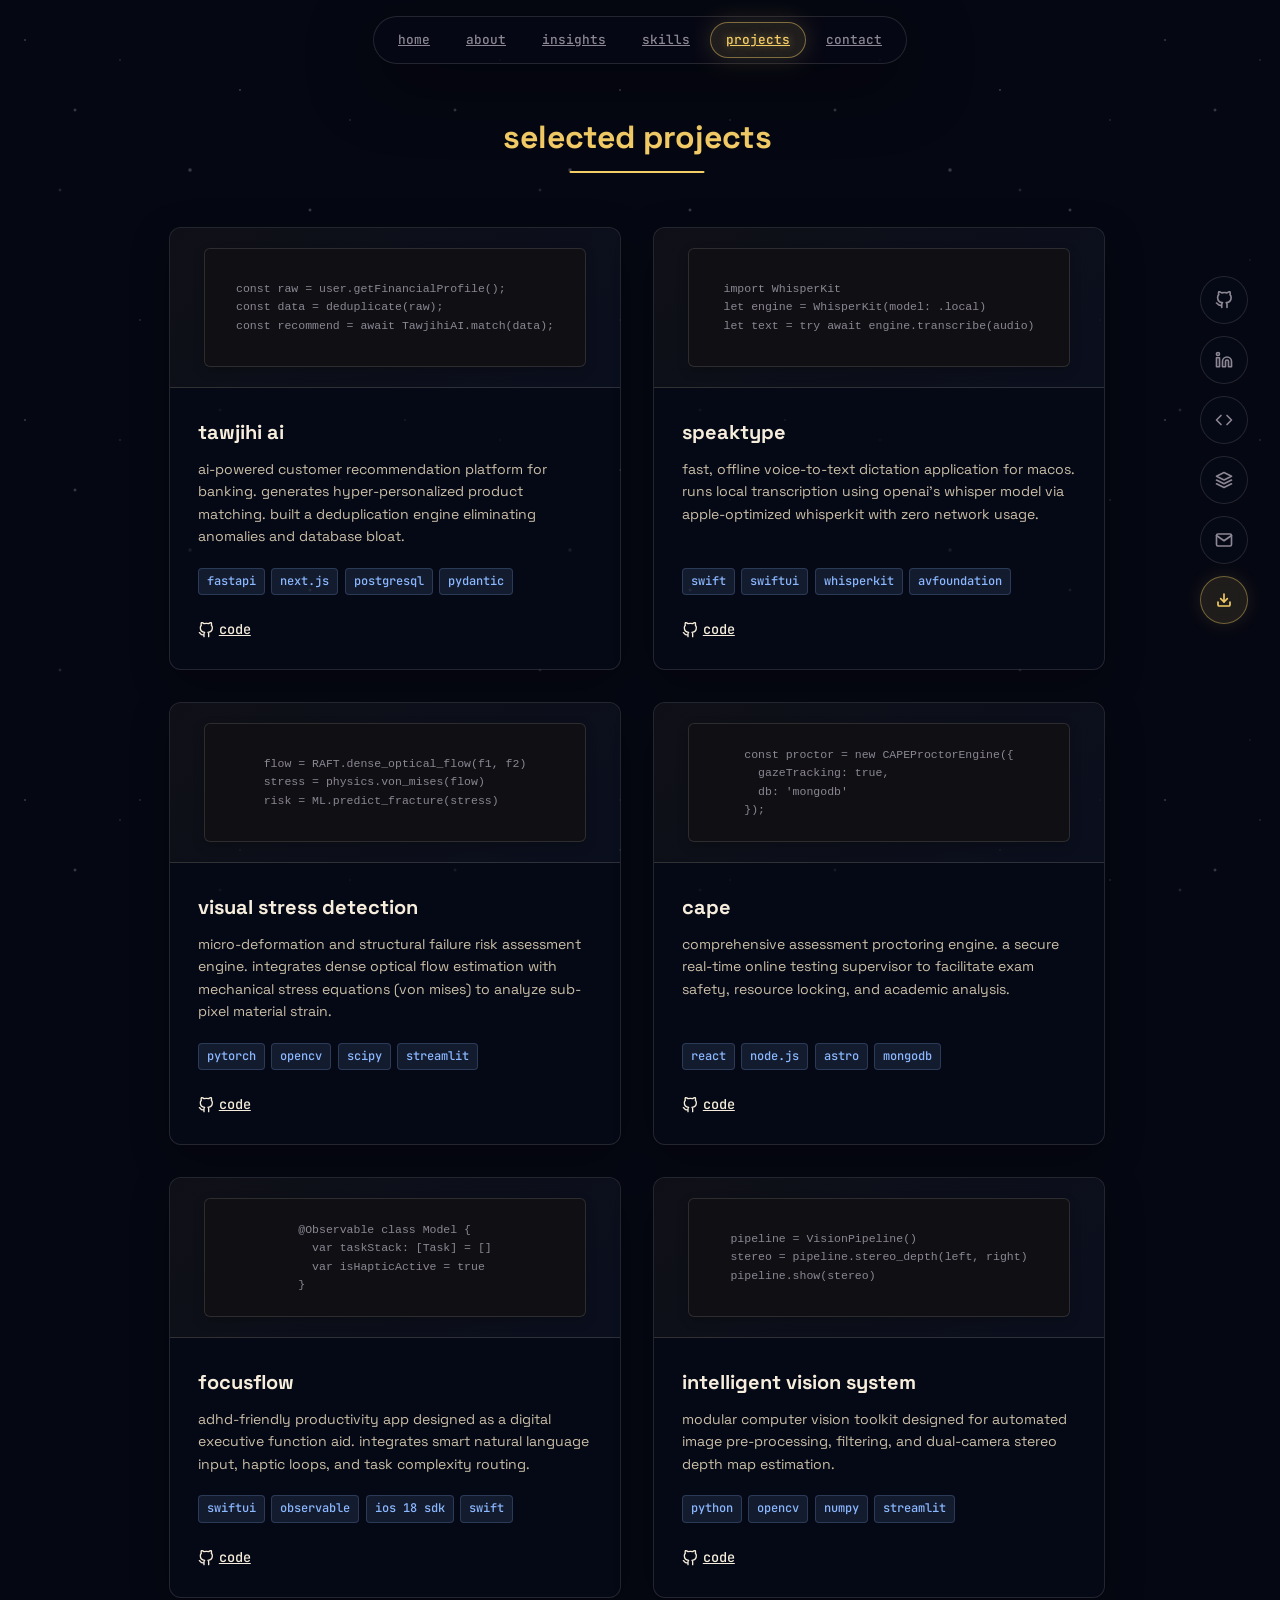
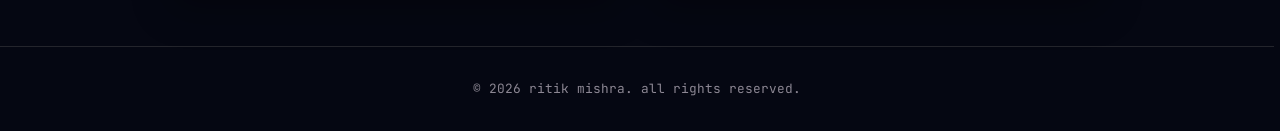
<file: projects.html>
<!DOCTYPE html>
<html lang="en">
<head>
    <meta charset="UTF-8">
    <meta name="viewport" content="width=device-width, initial-scale=1.0">
    <meta name="description" content="Portfolio of selected projects by Ritik Mishra - Agentic AI Developer & AI Engineer">
    <title>ritik mishra | projects</title>
    <link rel="stylesheet" href="styles.css">
</head>
<body>
    <!-- Background Starry sky container -->
    <div class="bg-glow-container" aria-hidden="true">
        <div class="stars-layer-1"></div>
        <div class="stars-layer-2"></div>
    </div>

    <!-- Navigation (Top Floating Pill Navbar) -->
    <nav class="navbar" role="navigation" aria-label="Main navigation">
        <div class="container">
            <ul class="nav-menu" id="navMenu">
                <li><a href="index.html">home</a></li>
                <li><a href="about.html">about</a></li>
                <li><a href="insights.html">insights</a></li>
                <li><a href="skills.html">skills</a></li>
                <li><a href="projects.html">projects</a></li>
                <li><a href="contact.html">contact</a></li>
            </ul>
        </div>
    </nav>

    <!-- Side Social Dock -->
    <div class="social-dock" aria-label="Social connections">
        <a href="https://github.com/iamtheorm" target="_blank" rel="noopener noreferrer" class="social-dock-item" title="github">
            <svg width="18" height="18" viewBox="0 0 24 24" fill="none" stroke="currentColor" stroke-width="2.2" stroke-linecap="round" stroke-linejoin="round"><path d="M9 19c-5 1.5-5-2.5-7-3m14 6v-3.87a3.37 3.37 0 0 0-.94-2.61c3.14-.35 6.44-1.54 6.44-7A5.44 5.44 0 0 0 20 4.77 5.07 5.07 0 0 0 19.91 1S18.73.65 16 2.48a13.38 13.38 0 0 0-7 0C6.27.65 5.09 1 5.09 1A5.07 5.07 0 0 0 5 4.77a5.44 5.44 0 0 0-1.5 3.78c0 5.42 3.3 6.61 6.44 7A3.37 3.37 0 0 0 9 18.13V22"></path></svg>
        </a>
        <a href="https://www.linkedin.com/in/iamtheorm/" target="_blank" rel="noopener noreferrer" class="social-dock-item" title="linkedin">
            <svg width="18" height="18" viewBox="0 0 24 24" fill="none" stroke="currentColor" stroke-width="2.2" stroke-linecap="round" stroke-linejoin="round"><path d="M16 8a6 6 0 0 1 6 6v7h-4v-7a2 2 0 0 0-2-2 2 2 0 0 0-2 2v7h-4v-7a6 6 0 0 1 6-6z"></path><rect x="2" y="9" width="4" height="12"></rect><circle cx="4" cy="4" r="2"></circle></svg>
        </a>
        <a href="https://leetcode.com/u/b3I2er95LI/" target="_blank" rel="noopener noreferrer" class="social-dock-item" title="leetcode">
            <svg width="18" height="18" viewBox="0 0 24 24" fill="none" stroke="currentColor" stroke-width="2.2" stroke-linecap="round" stroke-linejoin="round"><polyline points="16 18 22 12 16 6"></polyline><polyline points="8 6 2 12 8 18"></polyline></svg>
        </a>
        <a href="https://www.cloudskillsboost.google/public_profiles/0d4cb79c-3285-41c7-b2ba-f3daa50c03b6" target="_blank" rel="noopener noreferrer" class="social-dock-item" title="google cloud boost">
            <svg width="18" height="18" viewBox="0 0 24 24" fill="none" stroke="currentColor" stroke-width="2.2" stroke-linecap="round" stroke-linejoin="round"><path d="M12 2L2 7l10 5 10-5-10-5zM2 17l10 5 10-5M2 12l10 5 10-5"></path></svg>
        </a>
        <a href="mailto:workwithorm@gmail.com" class="social-dock-item" title="email">
            <svg width="18" height="18" viewBox="0 0 24 24" fill="none" stroke="currentColor" stroke-width="2.2" stroke-linecap="round" stroke-linejoin="round"><path d="M4 4h16c1.1 0 2 .9 2 2v12c0 1.1-.9 2-2 2H4c-1.1 0-2-.9-2-2V6c0-1.1.9-2 2-2z"></path><polyline points="22,6 12,13 2,6"></polyline></svg>
        </a>
        <a href="ritikVIT.pdf" download="ritik_mishra_resume.pdf" class="social-dock-item social-dock-resume" title="download resume">
            <svg width="16" height="16" viewBox="0 0 24 24" fill="none" stroke="currentColor" stroke-width="2.5" stroke-linecap="round" stroke-linejoin="round"><path d="M21 15v4a2 2 0 0 1-2 2H5a2 2 0 0 1-2-2v-4"></path><polyline points="7 10 12 15 17 10"></polyline><line x1="12" y1="15" x2="12" y2="3"></line></svg>
        </a>
    </div>

    <!-- Mobile Fixed Social Bottom Bar -->
    <div class="mobile-social-bar" aria-label="Social connections bottom bar">
        <a href="https://github.com/iamtheorm" target="_blank" rel="noopener noreferrer" class="mobile-social-item" title="github">
            <svg width="16" height="16" viewBox="0 0 24 24" fill="none" stroke="currentColor" stroke-width="2" stroke-linecap="round" stroke-linejoin="round"><path d="M9 19c-5 1.5-5-2.5-7-3m14 6v-3.87a3.37 3.37 0 0 0-.94-2.61c3.14-.35 6.44-1.54 6.44-7A5.44 5.44 0 0 0 20 4.77 5.07 5.07 0 0 0 19.91 1S18.73.65 16 2.48a13.38 13.38 0 0 0-7 0C6.27.65 5.09 1 5.09 1A5.07 5.07 0 0 0 5 4.77a5.44 5.44 0 0 0-1.5 3.78c0 5.42 3.3 6.61 6.44 7A3.37 3.37 0 0 0 9 18.13V22"></path></svg>
        </a>
        <a href="https://www.linkedin.com/in/iamtheorm/" target="_blank" rel="noopener noreferrer" class="mobile-social-item" title="linkedin">
            <svg width="16" height="16" viewBox="0 0 24 24" fill="none" stroke="currentColor" stroke-width="2" stroke-linecap="round" stroke-linejoin="round"><path d="M16 8a6 6 0 0 1 6 6v7h-4v-7a2 2 0 0 0-2-2 2 2 0 0 0-2 2v7h-4v-7a6 6 0 0 1 6-6z"></path><rect x="2" y="9" width="4" height="12"></rect><circle cx="4" cy="4" r="2"></circle></svg>
        </a>
        <a href="https://leetcode.com/u/b3I2er95LI/" target="_blank" rel="noopener noreferrer" class="mobile-social-item" title="leetcode">
            <svg width="16" height="16" viewBox="0 0 24 24" fill="none" stroke="currentColor" stroke-width="2" stroke-linecap="round" stroke-linejoin="round"><polyline points="16 18 22 12 16 6"></polyline><polyline points="8 6 2 12 8 18"></polyline></svg>
        </a>
        <a href="mailto:workwithorm@gmail.com" class="mobile-social-item" title="email">
            <svg width="16" height="16" viewBox="0 0 24 24" fill="none" stroke="currentColor" stroke-width="2" stroke-linecap="round" stroke-linejoin="round"><path d="M4 4h16c1.1 0 2 .9 2 2v12c0 1.1-.9 2-2 2H4c-1.1 0-2-.9-2-2V6c0-1.1.9-2 2-2z"></path><polyline points="22,6 12,13 2,6"></polyline></svg>
        </a>
        <a href="ritikVIT.pdf" download="ritik_mishra_resume.pdf" class="mobile-social-item" title="resume">
            <svg width="14" height="14" viewBox="0 0 24 24" fill="none" stroke="currentColor" stroke-width="2" stroke-linecap="round" stroke-linejoin="round"><path d="M21 15v4a2 2 0 0 1-2 2H5a2 2 0 0 1-2-2v-4"></path><polyline points="7 10 12 15 17 10"></polyline><line x1="12" y1="15" x2="12" y2="3"></line></svg>
        </a>
    </div>

    <!-- Projects Section -->
    <section id="projects" class="projects" style="padding-top: 7rem; padding-bottom: 3rem; min-height: calc(100vh - 200px);">
        <div class="container">
            <h2 class="section-title reveal">selected projects</h2>
            <div class="projects-grid">
                
                <!-- Project 1: Tawjihi AI -->
                <article class="project-card reveal">
                    <div class="project-image">
                        <div class="project-image-overlay"></div>
                        <div class="project-image-visual">
<pre style="margin: 0;"><span class="syn-keyword">const raw = user.getFinancialProfile();
const data = <span class="syn-func">deduplicate</span>(raw);
const recommend = await TawjihiAI.<span class="syn-func">match</span>(data);</span></pre>
                        </div>
                    </div>
                    <div class="project-content">
                        <h3>tawjihi ai</h3>
                        <p class="project-description">
                            ai-powered customer recommendation platform for banking. generates hyper-personalized product matching. built a deduplication engine eliminating anomalies and database bloat.
                        </p>
                        <div class="project-tech">
                            <span class="tech-tag">fastapi</span>
                            <span class="tech-tag">next.js</span>
                            <span class="tech-tag">postgresql</span>
                            <span class="tech-tag">pydantic</span>
                        </div>
                        <div class="project-links">
                            <a href="https://github.com/iamtheorm/tawjihi_public" target="_blank" rel="noopener noreferrer" 
                               class="project-link" aria-label="View source code on GitHub">
                                <svg width="16" height="16" viewBox="0 0 24 24" fill="none" stroke="currentColor" stroke-width="2" stroke-linecap="round" stroke-linejoin="round" class="feather feather-github"><path d="M9 19c-5 1.5-5-2.5-7-3m14 6v-3.87a3.37 3.37 0 0 0-.94-2.61c3.14-.35 6.44-1.54 6.44-7A5.44 5.44 0 0 0 20 4.77 5.07 5.07 0 0 0 19.91 1S18.73.65 16 2.48a13.38 13.38 0 0 0-7 0C6.27.65 5.09 1 5.09 1A5.07 5.07 0 0 0 5 4.77a5.44 5.44 0 0 0-1.5 3.78c0 5.42 3.3 6.61 6.44 7A3.37 3.37 0 0 0 9 18.13V22"></path></svg>
                                <span>code</span>
                            </a>
                        </div>
                    </div>
                </article>

                <!-- Project 2: SpeakType -->
                <article class="project-card reveal">
                    <div class="project-image">
                        <div class="project-image-overlay"></div>
                        <div class="project-image-visual">
<pre style="margin: 0;"><span class="syn-keyword">import WhisperKit
let engine = WhisperKit(model: .local)
let text = try await engine.transcribe(audio)</span></pre>
                        </div>
                    </div>
                    <div class="project-content">
                        <h3>speaktype</h3>
                        <p class="project-description">
                            fast, offline voice-to-text dictation application for macos. runs local transcription using openai's whisper model via apple-optimized whisperkit with zero network usage.
                        </p>
                        <div class="project-tech">
                            <span class="tech-tag">swift</span>
                            <span class="tech-tag">swiftui</span>
                            <span class="tech-tag">whisperkit</span>
                            <span class="tech-tag">avfoundation</span>
                        </div>
                        <div class="project-links">
                            <a href="https://github.com/karansinghgit/speaktype" target="_blank" rel="noopener noreferrer" 
                               class="project-link" aria-label="View source code on GitHub">
                                <svg width="16" height="16" viewBox="0 0 24 24" fill="none" stroke="currentColor" stroke-width="2" stroke-linecap="round" stroke-linejoin="round" class="feather feather-github"><path d="M9 19c-5 1.5-5-2.5-7-3m14 6v-3.87a3.37 3.37 0 0 0-.94-2.61c3.14-.35 6.44-1.54 6.44-7A5.44 5.44 0 0 0 20 4.77 5.07 5.07 0 0 0 19.91 1S18.73.65 16 2.48a13.38 13.38 0 0 0-7 0C6.27.65 5.09 1 5.09 1A5.07 5.07 0 0 0 5 4.77a5.44 5.44 0 0 0-1.5 3.78c0 5.42 3.3 6.61 6.44 7A3.37 3.37 0 0 0 9 18.13V22"></path></svg>
                                <span>code</span>
                            </a>
                        </div>
                    </div>
                </article>

                <!-- Project 3: Visual Stress Detection -->
                <article class="project-card reveal">
                    <div class="project-image">
                        <div class="project-image-overlay"></div>
                        <div class="project-image-visual">
<pre style="margin: 0;">flow = RAFT.dense_optical_flow(f1, f2)
stress = physics.von_mises(flow)
risk = ML.predict_fracture(stress)</pre>
                        </div>
                    </div>
                    <div class="project-content">
                        <h3>visual stress detection</h3>
                        <p class="project-description">
                            micro-deformation and structural failure risk assessment engine. integrates dense optical flow estimation with mechanical stress equations (von mises) to analyze sub-pixel material strain.
                        </p>
                        <div class="project-tech">
                            <span class="tech-tag">pytorch</span>
                            <span class="tech-tag">opencv</span>
                            <span class="tech-tag">scipy</span>
                            <span class="tech-tag">streamlit</span>
                        </div>
                        <div class="project-links">
                            <a href="https://github.com/iamtheorm/cvgroupproject" target="_blank" rel="noopener noreferrer" 
                               class="project-link" aria-label="View source code on GitHub">
                                <svg width="16" height="16" viewBox="0 0 24 24" fill="none" stroke="currentColor" stroke-width="2" stroke-linecap="round" stroke-linejoin="round" class="feather feather-github"><path d="M9 19c-5 1.5-5-2.5-7-3m14 6v-3.87a3.37 3.37 0 0 0-.94-2.61c3.14-.35 6.44-1.54 6.44-7A5.44 5.44 0 0 0 20 4.77 5.07 5.07 0 0 0 19.91 1S18.73.65 16 2.48a13.38 13.38 0 0 0-7 0C6.27.65 5.09 1 5.09 1A5.07 5.07 0 0 0 5 4.77a5.44 5.44 0 0 0-1.5 3.78c0 5.42 3.3 6.61 6.44 7A3.37 3.37 0 0 0 9 18.13V22"></path></svg>
                                <span>code</span>
                            </a>
                        </div>
                    </div>
                </article>

                <!-- Project 4: CAPE -->
                <article class="project-card reveal">
                    <div class="project-image">
                        <div class="project-image-overlay"></div>
                        <div class="project-image-visual">
<pre style="margin: 0;"><span class="syn-keyword">const proctor = new CAPEProctorEngine({
  gazeTracking: true,
  db: 'mongodb'
});</span></pre>
                        </div>
                    </div>
                    <div class="project-content">
                        <h3>cape</h3>
                        <p class="project-description">
                            comprehensive assessment proctoring engine. a secure real-time online testing supervisor to facilitate exam safety, resource locking, and academic analysis.
                        </p>
                        <div class="project-tech">
                            <span class="tech-tag">react</span>
                            <span class="tech-tag">node.js</span>
                            <span class="tech-tag">astro</span>
                            <span class="tech-tag">mongodb</span>
                        </div>
                        <div class="project-links">
                            <a href="https://github.com/Woundrite/CAPE" target="_blank" rel="noopener noreferrer" 
                               class="project-link" aria-label="View source code on GitHub">
                                <svg width="16" height="16" viewBox="0 0 24 24" fill="none" stroke="currentColor" stroke-width="2" stroke-linecap="round" stroke-linejoin="round" class="feather feather-github"><path d="M9 19c-5 1.5-5-2.5-7-3m14 6v-3.87a3.37 3.37 0 0 0-.94-2.61c3.14-.35 6.44-1.54 6.44-7A5.44 5.44 0 0 0 20 4.77 5.07 5.07 0 0 0 19.91 1S18.73.65 16 2.48a13.38 13.38 0 0 0-7 0C6.27.65 5.09 1 5.09 1A5.07 5.07 0 0 0 5 4.77a5.44 5.44 0 0 0-1.5 3.78c0 5.42 3.3 6.61 6.44 7A3.37 3.37 0 0 0 9 18.13V22"></path></svg>
                                <span>code</span>
                            </a>
                        </div>
                    </div>
                </article>

                <!-- Project 5: FocusFlow -->
                <article class="project-card reveal">
                    <div class="project-image">
                        <div class="project-image-overlay"></div>
                        <div class="project-image-visual">
<pre style="margin: 0;"><span class="syn-keyword">@Observable class Model {
  var taskStack: [Task] = []
  var isHapticActive = true
}</span></pre>
                        </div>
                    </div>
                    <div class="project-content">
                        <h3>focusflow</h3>
                        <p class="project-description">
                            adhd-friendly productivity app designed as a digital executive function aid. integrates smart natural language input, haptic loops, and task complexity routing.
                        </p>
                        <div class="project-tech">
                            <span class="tech-tag">swiftui</span>
                            <span class="tech-tag">observable</span>
                            <span class="tech-tag">ios 18 sdk</span>
                            <span class="tech-tag">swift</span>
                        </div>
                        <div class="project-links">
                            <a href="https://github.com/karansinghgit/focusflow" target="_blank" rel="noopener noreferrer" 
                               class="project-link" aria-label="View source code on GitHub">
                                <svg width="16" height="16" viewBox="0 0 24 24" fill="none" stroke="currentColor" stroke-width="2" stroke-linecap="round" stroke-linejoin="round" class="feather feather-github"><path d="M9 19c-5 1.5-5-2.5-7-3m14 6v-3.87a3.37 3.37 0 0 0-.94-2.61c3.14-.35 6.44-1.54 6.44-7A5.44 5.44 0 0 0 20 4.77 5.07 5.07 0 0 0 19.91 1S18.73.65 16 2.48a13.38 13.38 0 0 0-7 0C6.27.65 5.09 1 5.09 1A5.07 5.07 0 0 0 5 4.77a5.44 5.44 0 0 0-1.5 3.78c0 5.42 3.3 6.61 6.44 7A3.37 3.37 0 0 0 9 18.13V22"></path></svg>
                                <span>code</span>
                            </a>
                        </div>
                    </div>
                </article>

                <!-- Project 6: Intelligent Vision System -->
                <article class="project-card reveal">
                    <div class="project-image">
                        <div class="project-image-overlay"></div>
                        <div class="project-image-visual">
<pre style="margin: 0;">pipeline = VisionPipeline()
stereo = pipeline.stereo_depth(left, right)
pipeline.show(stereo)</pre>
                        </div>
                    </div>
                    <div class="project-content">
                        <h3>intelligent vision system</h3>
                        <p class="project-description">
                            modular computer vision toolkit designed for automated image pre-processing, filtering, and dual-camera stereo depth map estimation.
                        </p>
                        <div class="project-tech">
                            <span class="tech-tag">python</span>
                            <span class="tech-tag">opencv</span>
                            <span class="tech-tag">numpy</span>
                            <span class="tech-tag">streamlit</span>
                        </div>
                        <div class="project-links">
                            <a href="https://github.com/iamtheorm/Intelligent-Vision-System" target="_blank" rel="noopener noreferrer" 
                               class="project-link" aria-label="View source code on GitHub">
                                <svg width="16" height="16" viewBox="0 0 24 24" fill="none" stroke="currentColor" stroke-width="2" stroke-linecap="round" stroke-linejoin="round" class="feather feather-github"><path d="M9 19c-5 1.5-5-2.5-7-3m14 6v-3.87a3.37 3.37 0 0 0-.94-2.61c3.14-.35 6.44-1.54 6.44-7A5.44 5.44 0 0 0 20 4.77 5.07 5.07 0 0 0 19.91 1S18.73.65 16 2.48a13.38 13.38 0 0 0-7 0C6.27.65 5.09 1 5.09 1A5.07 5.07 0 0 0 5 4.77a5.44 5.44 0 0 0-1.5 3.78c0 5.42 3.3 6.61 6.44 7A3.37 3.37 0 0 0 9 18.13V22"></path></svg>
                                <span>code</span>
                            </a>
                        </div>
                    </div>
                </article>

            </div>
        </div>
    </section>

    <!-- Footer -->
    <footer class="footer">
        <div class="container">
            <p>&copy; 2026 ritik mishra. all rights reserved.</p>
        </div>
    </footer>

    <script src="script.js"></script>
</body>
</html>
</file>
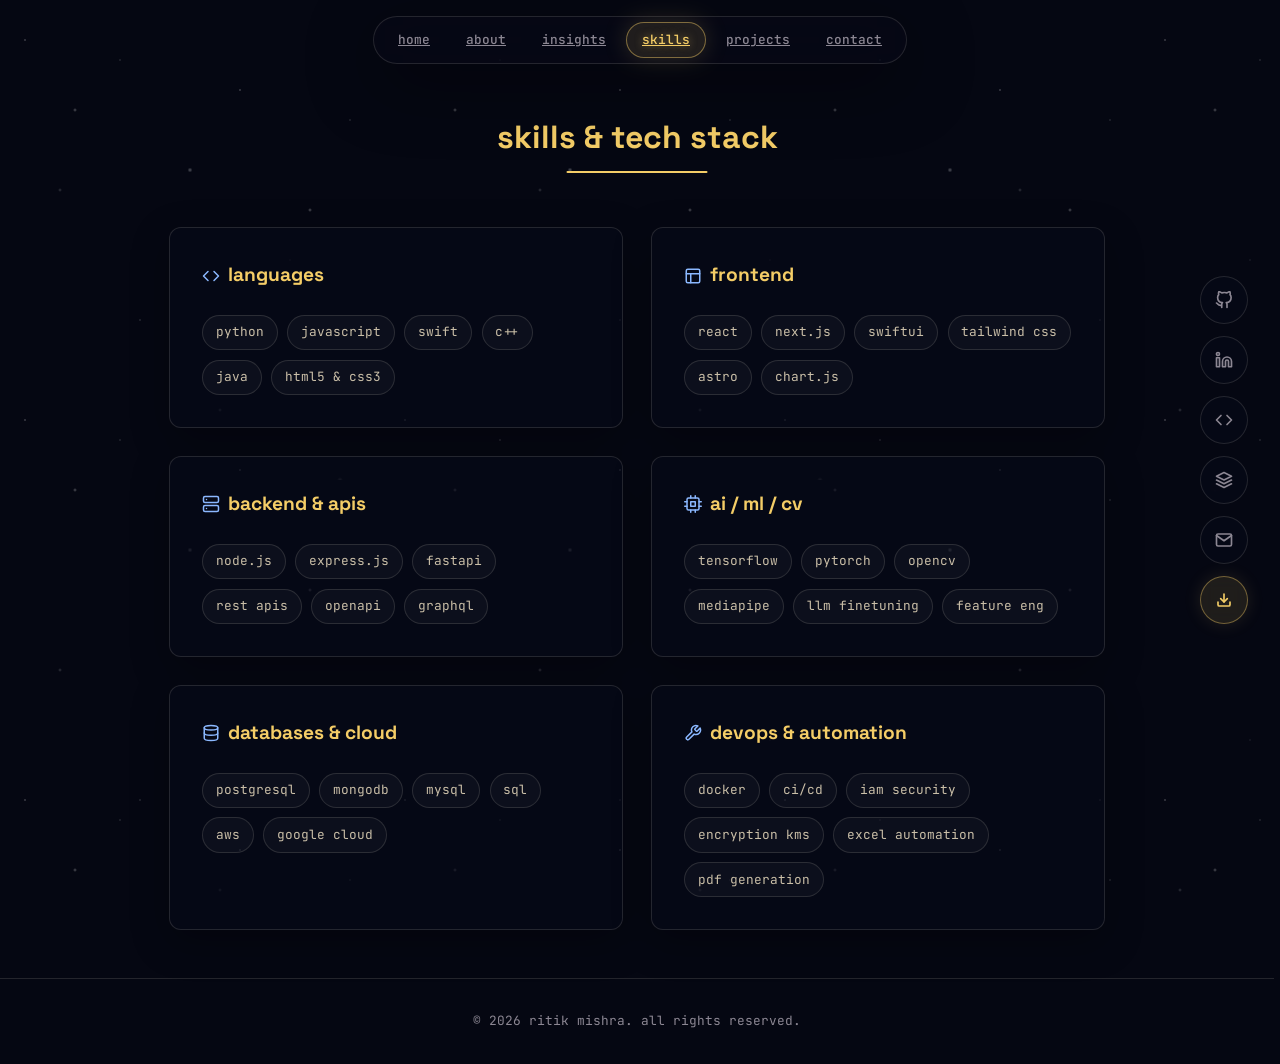
<file: skills.html>
<!DOCTYPE html>
<html lang="en">
<head>
    <meta charset="UTF-8">
    <meta name="viewport" content="width=device-width, initial-scale=1.0">
    <meta name="description" content="Technical skills and expertise of Ritik Mishra - Agentic AI Developer & AI Engineer">
    <title>ritik mishra | skills</title>
    <link rel="stylesheet" href="styles.css">
</head>
<body>
    <!-- Background Starry sky container -->
    <div class="bg-glow-container" aria-hidden="true">
        <div class="stars-layer-1"></div>
        <div class="stars-layer-2"></div>
    </div>

    <!-- Navigation (Top Floating Pill Navbar) -->
    <nav class="navbar" role="navigation" aria-label="Main navigation">
        <div class="container">
            <ul class="nav-menu" id="navMenu">
                <li><a href="index.html">home</a></li>
                <li><a href="about.html">about</a></li>
                <li><a href="insights.html">insights</a></li>
                <li><a href="skills.html">skills</a></li>
                <li><a href="projects.html">projects</a></li>
                <li><a href="contact.html">contact</a></li>
            </ul>
        </div>
    </nav>

    <!-- Side Social Dock -->
    <div class="social-dock" aria-label="Social connections">
        <a href="https://github.com/iamtheorm" target="_blank" rel="noopener noreferrer" class="social-dock-item" title="github">
            <svg width="18" height="18" viewBox="0 0 24 24" fill="none" stroke="currentColor" stroke-width="2.2" stroke-linecap="round" stroke-linejoin="round"><path d="M9 19c-5 1.5-5-2.5-7-3m14 6v-3.87a3.37 3.37 0 0 0-.94-2.61c3.14-.35 6.44-1.54 6.44-7A5.44 5.44 0 0 0 20 4.77 5.07 5.07 0 0 0 19.91 1S18.73.65 16 2.48a13.38 13.38 0 0 0-7 0C6.27.65 5.09 1 5.09 1A5.07 5.07 0 0 0 5 4.77a5.44 5.44 0 0 0-1.5 3.78c0 5.42 3.3 6.61 6.44 7A3.37 3.37 0 0 0 9 18.13V22"></path></svg>
        </a>
        <a href="https://www.linkedin.com/in/iamtheorm/" target="_blank" rel="noopener noreferrer" class="social-dock-item" title="linkedin">
            <svg width="18" height="18" viewBox="0 0 24 24" fill="none" stroke="currentColor" stroke-width="2.2" stroke-linecap="round" stroke-linejoin="round"><path d="M16 8a6 6 0 0 1 6 6v7h-4v-7a2 2 0 0 0-2-2 2 2 0 0 0-2 2v7h-4v-7a6 6 0 0 1 6-6z"></path><rect x="2" y="9" width="4" height="12"></rect><circle cx="4" cy="4" r="2"></circle></svg>
        </a>
        <a href="https://leetcode.com/u/b3I2er95LI/" target="_blank" rel="noopener noreferrer" class="social-dock-item" title="leetcode">
            <svg width="18" height="18" viewBox="0 0 24 24" fill="none" stroke="currentColor" stroke-width="2.2" stroke-linecap="round" stroke-linejoin="round"><polyline points="16 18 22 12 16 6"></polyline><polyline points="8 6 2 12 8 18"></polyline></svg>
        </a>
        <a href="https://www.cloudskillsboost.google/public_profiles/0d4cb79c-3285-41c7-b2ba-f3daa50c03b6" target="_blank" rel="noopener noreferrer" class="social-dock-item" title="google cloud boost">
            <svg width="18" height="18" viewBox="0 0 24 24" fill="none" stroke="currentColor" stroke-width="2.2" stroke-linecap="round" stroke-linejoin="round"><path d="M12 2L2 7l10 5 10-5-10-5zM2 17l10 5 10-5M2 12l10 5 10-5"></path></svg>
        </a>
        <a href="mailto:workwithorm@gmail.com" class="social-dock-item" title="email">
            <svg width="18" height="18" viewBox="0 0 24 24" fill="none" stroke="currentColor" stroke-width="2.2" stroke-linecap="round" stroke-linejoin="round"><path d="M4 4h16c1.1 0 2 .9 2 2v12c0 1.1-.9 2-2 2H4c-1.1 0-2-.9-2-2V6c0-1.1.9-2 2-2z"></path><polyline points="22,6 12,13 2,6"></polyline></svg>
        </a>
        <a href="ritikVIT.pdf" download="ritik_mishra_resume.pdf" class="social-dock-item social-dock-resume" title="download resume">
            <svg width="16" height="16" viewBox="0 0 24 24" fill="none" stroke="currentColor" stroke-width="2.5" stroke-linecap="round" stroke-linejoin="round"><path d="M21 15v4a2 2 0 0 1-2 2H5a2 2 0 0 1-2-2v-4"></path><polyline points="7 10 12 15 17 10"></polyline><line x1="12" y1="15" x2="12" y2="3"></line></svg>
        </a>
    </div>

    <!-- Mobile Fixed Social Bottom Bar -->
    <div class="mobile-social-bar" aria-label="Social connections bottom bar">
        <a href="https://github.com/iamtheorm" target="_blank" rel="noopener noreferrer" class="mobile-social-item" title="github">
            <svg width="16" height="16" viewBox="0 0 24 24" fill="none" stroke="currentColor" stroke-width="2" stroke-linecap="round" stroke-linejoin="round"><path d="M9 19c-5 1.5-5-2.5-7-3m14 6v-3.87a3.37 3.37 0 0 0-.94-2.61c3.14-.35 6.44-1.54 6.44-7A5.44 5.44 0 0 0 20 4.77 5.07 5.07 0 0 0 19.91 1S18.73.65 16 2.48a13.38 13.38 0 0 0-7 0C6.27.65 5.09 1 5.09 1A5.07 5.07 0 0 0 5 4.77a5.44 5.44 0 0 0-1.5 3.78c0 5.42 3.3 6.61 6.44 7A3.37 3.37 0 0 0 9 18.13V22"></path></svg>
        </a>
        <a href="https://www.linkedin.com/in/iamtheorm/" target="_blank" rel="noopener noreferrer" class="mobile-social-item" title="linkedin">
            <svg width="16" height="16" viewBox="0 0 24 24" fill="none" stroke="currentColor" stroke-width="2" stroke-linecap="round" stroke-linejoin="round"><path d="M16 8a6 6 0 0 1 6 6v7h-4v-7a2 2 0 0 0-2-2 2 2 0 0 0-2 2v7h-4v-7a6 6 0 0 1 6-6z"></path><rect x="2" y="9" width="4" height="12"></rect><circle cx="4" cy="4" r="2"></circle></svg>
        </a>
        <a href="https://leetcode.com/u/b3I2er95LI/" target="_blank" rel="noopener noreferrer" class="mobile-social-item" title="leetcode">
            <svg width="16" height="16" viewBox="0 0 24 24" fill="none" stroke="currentColor" stroke-width="2" stroke-linecap="round" stroke-linejoin="round"><polyline points="16 18 22 12 16 6"></polyline><polyline points="8 6 2 12 8 18"></polyline></svg>
        </a>
        <a href="mailto:workwithorm@gmail.com" class="mobile-social-item" title="email">
            <svg width="16" height="16" viewBox="0 0 24 24" fill="none" stroke="currentColor" stroke-width="2" stroke-linecap="round" stroke-linejoin="round"><path d="M4 4h16c1.1 0 2 .9 2 2v12c0 1.1-.9 2-2 2H4c-1.1 0-2-.9-2-2V6c0-1.1.9-2 2-2z"></path><polyline points="22,6 12,13 2,6"></polyline></svg>
        </a>
        <a href="ritikVIT.pdf" download="ritik_mishra_resume.pdf" class="mobile-social-item" title="resume">
            <svg width="14" height="14" viewBox="0 0 24 24" fill="none" stroke="currentColor" stroke-width="2" stroke-linecap="round" stroke-linejoin="round"><path d="M21 15v4a2 2 0 0 1-2 2H5a2 2 0 0 1-2-2v-4"></path><polyline points="7 10 12 15 17 10"></polyline><line x1="12" y1="15" x2="12" y2="3"></line></svg>
        </a>
    </div>

    <!-- Skills Section -->
    <section id="skills" class="skills" style="padding-top: 7rem; padding-bottom: 3rem; min-height: calc(100vh - 200px);">
        <div class="container">
            <h2 class="section-title reveal">skills & tech stack</h2>
            <div class="skills-grid">
                
                <div class="skill-category reveal">
                    <h3>
                        <svg width="18" height="18" viewBox="0 0 24 24" fill="none" stroke="currentColor" stroke-width="2" stroke-linecap="round" stroke-linejoin="round" class="feather feather-code"><polyline points="16 18 22 12 16 6"></polyline><polyline points="8 6 2 12 8 18"></polyline></svg>
                        languages
                    </h3>
                    <div class="skill-badges">
                        <span class="skill-badge">python</span>
                        <span class="skill-badge">javascript</span>
                        <span class="skill-badge">swift</span>
                        <span class="skill-badge">c++</span>
                        <span class="skill-badge">java</span>
                        <span class="skill-badge">html5 & css3</span>
                    </div>
                </div>
                
                <div class="skill-category reveal">
                    <h3>
                        <svg width="18" height="18" viewBox="0 0 24 24" fill="none" stroke="currentColor" stroke-width="2" stroke-linecap="round" stroke-linejoin="round" class="feather feather-layout"><rect x="3" y="3" width="18" height="18" rx="2" ry="2"></rect><line x1="3" y1="9" x2="21" y2="9"></line><line x1="9" y1="21" x2="9" y2="9"></line></svg>
                        frontend
                    </h3>
                    <div class="skill-badges">
                        <span class="skill-badge">react</span>
                        <span class="skill-badge">next.js</span>
                        <span class="skill-badge">swiftui</span>
                        <span class="skill-badge">tailwind css</span>
                        <span class="skill-badge">astro</span>
                        <span class="skill-badge">chart.js</span>
                    </div>
                </div>

                <div class="skill-category reveal">
                    <h3>
                        <svg width="18" height="18" viewBox="0 0 24 24" fill="none" stroke="currentColor" stroke-width="2" stroke-linecap="round" stroke-linejoin="round" class="feather feather-server"><rect x="2" y="2" width="20" height="8" rx="2" ry="2"></rect><rect x="2" y="14" width="20" height="8" rx="2" ry="2"></rect><line x1="6" y1="6" x2="6.01" y2="6"></line><line x1="6" y1="18" x2="6.01" y2="18"></line></svg>
                        backend & apis
                    </h3>
                    <div class="skill-badges">
                        <span class="skill-badge">node.js</span>
                        <span class="skill-badge">express.js</span>
                        <span class="skill-badge">fastapi</span>
                        <span class="skill-badge">rest apis</span>
                        <span class="skill-badge">openapi</span>
                        <span class="skill-badge">graphql</span>
                    </div>
                </div>
                
                <div class="skill-category reveal">
                    <h3>
                        <svg width="18" height="18" viewBox="0 0 24 24" fill="none" stroke="currentColor" stroke-width="2" stroke-linecap="round" stroke-linejoin="round" class="feather feather-cpu"><rect x="4" y="4" width="16" height="16" rx="2" ry="2"></rect><rect x="9" y="9" width="6" height="6"></rect><line x1="9" y1="1" x2="9" y2="4"></line><line x1="15" y1="1" x2="15" y2="4"></line><line x1="9" y1="20" x2="9" y2="23"></line><line x1="15" y1="20" x2="15" y2="23"></line><line x1="20" y1="9" x2="23" y2="9"></line><line x1="20" y1="15" x2="23" y2="15"></line><line x1="1" y1="9" x2="4" y2="9"></line><line x1="1" y1="15" x2="4" y2="15"></line></svg>
                        ai / ml / cv
                    </h3>
                    <div class="skill-badges">
                        <span class="skill-badge">tensorflow</span>
                        <span class="skill-badge">pytorch</span>
                        <span class="skill-badge">opencv</span>
                        <span class="skill-badge">mediapipe</span>
                        <span class="skill-badge">llm finetuning</span>
                        <span class="skill-badge">feature eng</span>
                    </div>
                </div>

                <div class="skill-category reveal">
                    <h3>
                        <svg width="18" height="18" viewBox="0 0 24 24" fill="none" stroke="currentColor" stroke-width="2" stroke-linecap="round" stroke-linejoin="round" class="feather feather-database"><ellipse cx="12" cy="5" rx="9" ry="3"></ellipse><path d="M3 5v14c0 1.66 4 3 9 3s9-1.34 9-3V5"></path><path d="M3 12c0 1.66 4 3 9 3s9-1.34 9-3"></path></svg>
                        databases & cloud
                    </h3>
                    <div class="skill-badges">
                        <span class="skill-badge">postgresql</span>
                        <span class="skill-badge">mongodb</span>
                        <span class="skill-badge">mysql</span>
                        <span class="skill-badge">sql</span>
                        <span class="skill-badge">aws</span>
                        <span class="skill-badge">google cloud</span>
                    </div>
                </div>

                <div class="skill-category reveal">
                    <h3>
                        <svg width="18" height="18" viewBox="0 0 24 24" fill="none" stroke="currentColor" stroke-width="2" stroke-linecap="round" stroke-linejoin="round" class="feather feather-tool"><path d="M14.7 6.3a1 1 0 0 0 0 1.4l1.6 1.6a1 1 0 0 0 1.4 0l3.77-3.77a6 6 0 0 1-7.94 7.94l-6.91 6.91a2.12 2.12 0 0 1-3-3l6.91-6.91a6 6 0 0 1 7.94-7.94l-3.76 3.76z"></path></svg>
                        devops & automation
                    </h3>
                    <div class="skill-badges">
                        <span class="skill-badge">docker</span>
                        <span class="skill-badge">ci/cd</span>
                        <span class="skill-badge">iam security</span>
                        <span class="skill-badge">encryption kms</span>
                        <span class="skill-badge">excel automation</span>
                        <span class="skill-badge">pdf generation</span>
                    </div>
                </div>

            </div>
        </div>
    </section>

    <!-- Footer -->
    <footer class="footer">
        <div class="container">
            <p>&copy; 2026 ritik mishra. all rights reserved.</p>
        </div>
    </footer>

    <script src="script.js"></script>
</body>
</html>
</file>
<file: styles.css>
/* ===== Google Fonts ===== */
@import url('https://fonts.googleapis.com/css2?family=JetBrains+Mono:wght@300;400;500;600;700&family=Space+Grotesk:wght@300;400;500;600;700&display=swap');

/* ===== CSS Variables (From Reference Portfolio) ===== */
:root {
    --background: #050712;
    --foreground: #f6eddc;
    --secondary: #cabfa8;
    --muted: #8c8793;
    --card-bg: rgba(7, 10, 24, 0.64);
    --card-border: rgba(246, 237, 220, 0.13);
    --hover-border: rgba(244, 205, 103, 0.5);
    --accent: #f4cd67;
    --accent-dim: rgba(244, 205, 103, 0.11);
    --accent-secondary: #8bb8ff;
    --accent-secondary-dim: rgba(139, 184, 255, 0.11);
    --selection: #f5dc8a;
    
    --shadow-sm: 0 4px 12px rgba(0, 0, 0, 0.2);
    --shadow-md: 0 12px 38px rgba(0, 0, 0, 0.28);
    --shadow-lg: 0 18px 60px rgba(0, 0, 0, 0.35);
}

/* ===== Reset & Base Styles ===== */
* {
    margin: 0;
    padding: 0;
    box-sizing: border-box;
}

html {
    scroll-behavior: smooth;
    scrollbar-gutter: stable;
}

body {
    background-color: var(--background);
    color: var(--foreground);
    font-family: 'Space Grotesk', -apple-system, BlinkMacSystemFont, sans-serif;
    text-transform: lowercase;
    letter-spacing: 0;
    font-weight: 400;
    overflow-x: hidden;
    line-height: 1.6;
    -webkit-font-smoothing: antialiased;
    -moz-osx-font-smoothing: grayscale;
}

/* Custom Scrollbar */
::-webkit-scrollbar {
    width: 6px;
    height: 6px;
}
::-webkit-scrollbar-track {
    background: var(--background);
}
::-webkit-scrollbar-thumb {
    background: var(--card-border);
    border-radius: 3px;
}
::-webkit-scrollbar-thumb:hover {
    background: var(--muted);
}

::selection {
    background: var(--selection);
    color: var(--background);
}

/* Prevent lowercase transform on code or pre blocks */
pre, code, .ide-mockup, .font-mono, #typing-role, .syn-keyword, .syn-name, .syn-string, .syn-value, .syn-comment, .syn-func, .tech-tag {
    text-transform: none !important;
}

/* ===== Starry Sky Background Layers ===== */
.bg-glow-container {
    position: fixed;
    top: 0;
    left: 0;
    width: 100vw;
    height: 100vh;
    z-index: -2;
    overflow: hidden;
    pointer-events: none;
}

.stars-layer-1 {
    position: absolute;
    width: 100%;
    height: 100%;
    opacity: 0.3;
    background-image: 
        radial-gradient(1.5px 1.5px at 25px 40px, #fff, rgba(0,0,0,0)),
        radial-gradient(2px 2px at 75px 110px, #fff, rgba(0,0,0,0)),
        radial-gradient(1px 1px at 120px 60px, #fff, rgba(0,0,0,0)),
        radial-gradient(2.5px 2.5px at 190px 170px, #fff, rgba(0,0,0,0)),
        radial-gradient(1.5px 1.5px at 240px 90px, #fff, rgba(0,0,0,0)),
        radial-gradient(2px 2px at 310px 210px, #fff, rgba(0,0,0,0)),
        radial-gradient(1px 1px at 350px 120px, #fff, rgba(0,0,0,0));
    background-size: 380px 380px;
}

.stars-layer-2 {
    position: absolute;
    width: 100%;
    height: 100%;
    opacity: 0.18;
    background-image: 
        radial-gradient(2px 2px at 60px 190px, #fff, rgba(0,0,0,0)),
        radial-gradient(1.5px 1.5px at 140px 320px, #fff, rgba(0,0,0,0)),
        radial-gradient(2px 2px at 220px 410px, #fff, rgba(0,0,0,0)),
        radial-gradient(1px 1px at 290px 260px, #fff, rgba(0,0,0,0)),
        radial-gradient(3px 3px at 340px 480px, #fff, rgba(0,0,0,0));
    background-size: 480px 480px;
}

/* ===== Container ===== */
.container {
    max-width: 1000px;
    margin: 0 auto;
    padding: 0 2rem;
    width: 100%;
}

/* ===== Floating Pill Navigation ===== */
.navbar {
    position: fixed;
    top: 1rem;
    left: 50%;
    transform: translateX(-50%);
    width: auto;
    height: 48px;
    background-color: rgba(7, 10, 24, 0.58);
    border: 1px solid var(--card-border);
    border-radius: 9999px;
    backdrop-filter: blur(24px);
    box-shadow: 0 18px 70px rgba(0, 0, 0, 0.42);
    z-index: 1000;
    padding: 0 0.5rem;
    display: flex;
    align-items: center;
    transition: all 0.3s cubic-bezier(0.16, 1, 0.3, 1);
}

.navbar.scrolled {
    top: 0.5rem;
    box-shadow: 0 20px 80px rgba(0, 0, 0, 0.6);
    background-color: rgba(5, 7, 18, 0.72);
}

.navbar .container {
    display: flex;
    align-items: center;
    padding: 0;
    max-width: none;
    width: auto;
}

.navbar .nav-brand {
    display: none;
}

.nav-toggle {
    display: none; /* Pill menu fits fully, no slide toggle menu needed */
}

.nav-menu {
    display: flex;
    list-style: none;
    gap: 0.25rem;
    align-items: center;
    padding: 0;
    margin: 0;
}

.nav-menu a {
    display: block;
    color: var(--muted);
    font-family: 'JetBrains Mono', monospace;
    font-size: 0.8rem;
    font-weight: 500;
    padding: 0.5rem 1rem;
    border-radius: 9999px;
    transition: all 0.2s ease;
}

.nav-menu a:hover {
    color: var(--foreground);
}

.nav-menu a.active {
    color: var(--accent);
    background-color: var(--accent-dim);
    box-shadow: inset 0 0 0 1px rgba(244, 205, 103, 0.45), 0 0 24px rgba(244, 205, 103, 0.18);
    text-shadow: 0 0 8px rgba(244, 205, 103, 0.5);
}

/* ===== Side Social Dock ===== */
.social-dock {
    position: fixed;
    right: max(2rem, calc((100% - 64rem) / 2 - 6rem));
    top: 50%;
    transform: translateY(-50%);
    display: flex;
    flex-direction: column;
    gap: 0.75rem;
    align-items: center;
    z-index: 100;
}

.social-dock-item {
    display: flex;
    align-items: center;
    justify-content: center;
    width: 48px;
    height: 48px;
    border-radius: 9999px;
    border: 1px solid var(--card-border);
    background-color: var(--card-bg);
    backdrop-filter: blur(8px);
    color: var(--muted);
    transition: all 0.2s cubic-bezier(0.16, 1, 0.3, 1);
    cursor: pointer;
}

.social-dock-item:hover {
    color: var(--accent);
    border-color: var(--accent);
    box-shadow: 0 0 20px rgba(244, 205, 103, 0.15);
    transform: scale(1.08);
}

.social-dock-resume {
    background-color: var(--accent-dim) !important;
    color: var(--accent) !important;
    font-family: 'JetBrains Mono', monospace;
    font-size: 0.75rem;
    font-weight: 600;
    border-color: rgba(244, 205, 103, 0.4) !important;
    box-shadow: 0 0 18px rgba(244, 205, 103, 0.12) !important;
}

.social-dock-resume:hover {
    box-shadow: 0 0 28px rgba(244, 205, 103, 0.25) !important;
    background-color: var(--accent) !important;
    color: var(--background) !important;
}

/* Mobile Fixed Social Bar */
.mobile-social-bar {
    display: none;
    position: fixed;
    bottom: 0;
    left: 0;
    right: 0;
    z-index: 1000;
    background-color: rgba(5, 7, 18, 0.9);
    border-top: 1px solid var(--card-border);
    backdrop-filter: blur(16px);
    padding: 0.75rem 1rem;
    justify-content: center;
    gap: 0.75rem;
    align-items: center;
}

.mobile-social-item {
    display: flex;
    align-items: center;
    justify-content: center;
    width: 40px;
    height: 40px;
    border-radius: 9999px;
    border: 1px solid var(--card-border);
    background-color: var(--card-bg);
    color: var(--muted);
    transition: all 0.2s ease;
}

.mobile-social-item:hover {
    color: var(--accent);
    border-color: var(--accent);
}

@media (max-width: 1024px) {
    .social-dock {
        display: none;
    }
    .mobile-social-bar {
        display: flex;
    }
    body {
        padding-bottom: 60px;
    }
}

/* ===== Buttons ===== */
.btn {
    display: inline-flex;
    align-items: center;
    justify-content: center;
    gap: 0.5rem;
    padding: 0.75rem 1.75rem;
    border-radius: 9999px;
    font-weight: 500;
    font-size: 0.85rem;
    font-family: 'JetBrains Mono', monospace;
    transition: all 0.2s ease;
    cursor: pointer;
    border: none;
}

.btn-primary {
    background: var(--accent-dim) !important;
    color: var(--accent) !important;
    border: 1px solid rgba(244, 205, 103, 0.35) !important;
    box-shadow: 0 0 12px rgba(244, 205, 103, 0.08) !important;
}

.btn-primary:hover {
    background: var(--accent) !important;
    color: var(--background) !important;
    box-shadow: 0 0 20px rgba(244, 205, 103, 0.25) !important;
    transform: translateY(-2px);
}

.btn-secondary {
    background: transparent !important;
    color: var(--secondary) !important;
    border: 1px solid var(--card-border) !important;
}

.btn-secondary:hover {
    border-color: var(--accent) !important;
    color: var(--foreground) !important;
    transform: translateY(-2px);
    box-shadow: 0 4px 18px rgba(244, 205, 103, 0.1);
}

/* ===== Button Click Glow Effect ===== */
.glow-active {
    animation: clickGlow 0.6s cubic-bezier(0.25, 1, 0.5, 1) forwards;
}

@keyframes clickGlow {
    0% {
        box-shadow: 0 0 0 0px rgba(244, 205, 103, 0.8), 0 0 15px rgba(244, 205, 103, 0.6);
        border-color: var(--accent) !important;
    }
    50% {
        box-shadow: 0 0 15px 5px rgba(244, 205, 103, 0.5), 0 0 30px 15px rgba(244, 205, 103, 0.3);
        border-color: var(--accent) !important;
    }
    100% {
        box-shadow: 0 0 30px 10px rgba(244, 205, 103, 0), 0 0 0 0 rgba(244, 205, 103, 0);
    }
}

.hero {
    padding: 7rem 0 3rem;
    min-height: calc(100vh - 140px);
    display: flex;
    align-items: center;
    position: relative;
}

.hero .container {
    position: relative;
    max-width: 900px;
}

.hero-timeline-line {
    position: absolute;
    left: -1rem;
    top: 0;
    bottom: 0;
    width: 1px;
    background: linear-gradient(to bottom, transparent, rgba(244, 205, 103, 0.25) 20%, rgba(244, 205, 103, 0.25) 80%, transparent);
}

.pfp-container {
    display: flex;
    align-items: center;
    gap: 1rem;
    margin-bottom: 1.75rem;
}

.pfp-frame {
    width: 56px;
    height: 56px;
    border-radius: 8px;
    border: 1px solid var(--card-border);
    background-color: rgba(7, 10, 24, 0.4);
    box-shadow: 0 18px 50px rgba(0, 0, 0, 0.24);
    overflow: hidden;
}

.pfp-frame img {
    width: 100%;
    height: 100%;
    object-fit: cover;
}

.status-badge {
    display: flex;
    align-items: center;
    gap: 0.5rem;
    font-family: 'JetBrains Mono', monospace;
    font-size: 0.75rem;
    color: var(--muted);
}

.status-dot {
    width: 8px;
    height: 8px;
    border-radius: 50%;
    background-color: #3aa675;
    box-shadow: 0 0 14px rgba(58, 166, 117, 0.45);
    animation: pulseOnline 2s infinite;
}

.hero-subrole {
    font-family: 'JetBrains Mono', monospace;
    font-size: 0.75rem;
    text-transform: uppercase;
    letter-spacing: 0.28em;
    color: rgba(244, 205, 103, 0.8);
    margin-bottom: 1rem;
}

.hero-title-greeting {
    font-family: 'JetBrains Mono', monospace;
    font-size: 1.1rem;
    color: var(--secondary);
    margin-bottom: 0.25rem;
}

.hero-title-name {
    font-family: 'Space Grotesk', sans-serif;
    font-size: clamp(2.5rem, 8vw, 4.5rem);
    font-weight: 700;
    line-height: 0.95;
    letter-spacing: -0.02em;
    color: var(--accent);
    text-shadow: 0 12px 44px rgba(244, 205, 103, 0.16);
    margin-bottom: 1.5rem;
}

.hero-description {
    font-size: 1.1rem;
    line-height: 1.7;
    color: var(--secondary);
    margin-bottom: 2rem;
    max-width: 600px;
}

.hero-buttons {
    display: flex;
    gap: 1.25rem;
}

.hero-visual {
    display: none; /* Replaced by the left-aligned minimalist profile template */
}

/* Caret Blinking Blinker */
.blinking-caret {
    display: inline-block;
    width: 6px;
    height: 14px;
    background-color: rgba(244, 205, 103, 0.45);
    margin-left: 4px;
    vertical-align: middle;
    animation: blink 1s step-end infinite;
}

@keyframes blink {
    50% { opacity: 0; }
}

/* ===== Section Styles ===== */
section {
    padding: 6rem 0;
    position: relative;
}

.section-title {
    font-size: 2rem;
    text-align: center;
    margin-bottom: 4rem;
    position: relative;
    display: inline-block;
    left: 50%;
    transform: translateX(-50%);
    color: var(--accent);
}

.section-title::after {
    content: '';
    position: absolute;
    bottom: -10px;
    left: 25%;
    width: 50%;
    height: 2px;
    background-color: var(--accent);
    border-radius: 99px;
}

/* Override reveal transform specifically for section title to preserve its left:50% centering translate */
.section-title.reveal {
    transform: translate(-50%, 20px);
}
.section-title.reveal.active {
    transform: translate(-50%, 0);
}

/* Glassmorphic card styling matching the reference */
.project-card, .skill-category, .about-content, .contact-form, .insight-card {
    background: var(--card-bg) !important;
    border: 1px solid var(--card-border) !important;
    border-radius: 12px !important;
    box-shadow: var(--shadow-md) !important;
    transition: all 0.2s cubic-bezier(0.16, 1, 0.3, 1) !important;
}

.project-card:hover, .skill-category:hover, .about-content:hover, .contact-form:hover, .insight-card:hover {
    border-color: var(--accent) !important;
    box-shadow: var(--shadow-lg) !important;
    transform: translateY(-4px);
}

/* ===== About Section ===== */
.about {
    background-color: transparent;
}

.about-content {
    max-width: 800px;
    margin: 0 auto;
    padding: 2.5rem;
}

.about-text p {
    font-size: 1rem;
    line-height: 1.7;
    color: var(--secondary);
    margin-bottom: 1.5rem;
}

.about-text p:last-child {
    margin-bottom: 0;
}

/* Agentic AI Development Banner */
.agentic-banner {
    background: var(--card-bg);
    border: 1px solid var(--card-border);
    border-radius: 12px;
    padding: 2rem;
    margin-top: 3rem;
    backdrop-filter: blur(12px);
    text-align: center;
}

.agentic-banner p {
    font-size: 1rem;
    margin-bottom: 1.25rem;
    color: var(--foreground);
}

.agentic-badges {
    display: flex;
    justify-content: center;
    flex-wrap: wrap;
    gap: 0.75rem;
}

.agentic-badge {
    background: var(--accent-dim);
    border: 1px solid rgba(244, 205, 103, 0.2);
    color: var(--accent);
    padding: 0.5rem 1rem;
    border-radius: 9999px;
    font-weight: 500;
    font-size: 0.8rem;
    font-family: 'JetBrains Mono', monospace;
    display: inline-flex;
    align-items: center;
}

/* ===== Why Work With Me (Insights) Section ===== */
.insights-grid {
    display: grid;
    grid-template-columns: repeat(auto-fit, minmax(240px, 1fr));
    gap: 1.5rem;
    margin-top: 3rem;
}

.insight-card {
    padding: 2rem;
}

.insight-card h3 {
    font-size: 1.1rem;
    color: var(--accent-secondary);
    margin-bottom: 0.75rem;
}

.insight-card p {
    font-size: 0.9rem;
    line-height: 1.6;
    color: var(--secondary);
}

/* ===== Skills Section ===== */
.skills-grid {
    display: grid;
    grid-template-columns: repeat(auto-fit, minmax(300px, 1fr));
    gap: 1.75rem;
    max-width: 1000px;
    margin: 0 auto;
}

.skill-category {
    padding: 2rem;
}

.skill-category::before {
    display: none; /* Disabled dynamic hover overlay to match reference layout */
}

.skill-category h3 {
    color: var(--accent);
    margin-bottom: 1.5rem;
    font-size: 1.2rem;
    font-family: 'Space Grotesk', sans-serif;
    display: flex;
    align-items: center;
    gap: 0.5rem;
}

.skill-category h3 svg {
    color: var(--accent-secondary);
}

.skill-badges {
    display: flex;
    flex-wrap: wrap;
    gap: 0.6rem;
}

.skill-badge {
    background: rgba(255, 255, 255, 0.03);
    border: 1px solid var(--card-border);
    color: var(--secondary);
    padding: 0.4rem 0.8rem;
    border-radius: 9999px;
    font-size: 0.8rem;
    font-family: 'JetBrains Mono', monospace;
    transition: all 0.2s ease;
}

.skill-badge:hover {
    background: var(--accent-dim);
    border-color: var(--accent);
    color: var(--accent);
    transform: translateY(-2px);
}

/* ===== Projects Section ===== */
.projects-grid {
    display: grid;
    grid-template-columns: repeat(auto-fit, minmax(310px, 1fr));
    gap: 2rem;
}

.project-card {
    display: flex;
    flex-direction: column;
    overflow: hidden;
}

.project-image {
    width: 100%;
    height: 160px;
    overflow: hidden;
    position: relative;
    background: linear-gradient(135deg, rgba(244, 205, 103, 0.06) 0%, rgba(139, 184, 255, 0.06) 100%);
    display: flex;
    align-items: center;
    justify-content: center;
    border-bottom: 1px solid var(--card-border);
}

.project-image-overlay {
    position: absolute;
    top: 0;
    left: 0;
    width: 100%;
    height: 100%;
    background: rgba(5, 7, 18, 0.3);
    z-index: 1;
}

.project-image-visual {
    width: 85%;
    height: 75%;
    border-radius: 6px;
    border: 1px solid var(--card-border);
    background: #0f0f14;
    display: flex;
    align-items: center;
    justify-content: center;
    color: var(--muted);
    font-family: 'JetBrains Mono', monospace;
    font-size: 0.72rem;
    z-index: 2;
    box-shadow: var(--shadow-sm);
    padding: 0.75rem;
    overflow: hidden;
}

.project-content {
    padding: 1.75rem;
    display: flex;
    flex-direction: column;
    flex-grow: 1;
}

.project-card h3 {
    color: var(--foreground);
    margin-bottom: 0.6rem;
    font-size: 1.25rem;
}

.project-description {
    color: var(--secondary);
    margin-bottom: 1.25rem;
    line-height: 1.6;
    font-size: 0.88rem;
    flex-grow: 1;
}

.project-tech {
    display: flex;
    flex-wrap: wrap;
    gap: 0.4rem;
    margin-bottom: 1.5rem;
}

.tech-tag {
    background: var(--accent-secondary-dim);
    border: 1px solid rgba(139, 184, 255, 0.2);
    color: var(--accent-secondary);
    padding: 0.2rem 0.5rem;
    border-radius: 4px;
    font-size: 0.75rem;
    font-family: 'JetBrains Mono', monospace;
    font-weight: 500;
}

.project-links {
    display: flex;
    gap: 1rem;
    margin-top: auto;
}

.project-link {
    color: var(--foreground);
    font-weight: 500;
    font-size: 0.85rem;
    font-family: 'JetBrains Mono', monospace;
    display: inline-flex;
    align-items: center;
    gap: 0.3rem;
}

.project-link:hover {
    color: var(--accent);
}

.project-link svg {
    transition: all 0.2s ease;
}

.project-link:hover svg {
    transform: translate(2px, -2px);
}

/* ===== Contact Section ===== */
.contact-content {
    max-width: 600px;
    margin: 0 auto;
}

.contact-text {
    text-align: center;
    margin-bottom: 2.5rem;
}

.contact-text p {
    font-size: 1rem;
    color: var(--secondary);
}

.contact-form {
    padding: 2.25rem;
    margin-bottom: 2.5rem;
}

.form-group {
    margin-bottom: 1.25rem;
}

.form-group label {
    display: block;
    margin-bottom: 0.4rem;
    font-weight: 500;
    font-size: 0.85rem;
    color: var(--secondary);
    font-family: 'JetBrains Mono', monospace;
}

.form-group input,
.form-group textarea {
    width: 100%;
    padding: 0.75rem 1rem;
    background: rgba(5, 7, 18, 0.6) !important;
    border: 1px solid var(--card-border) !important;
    border-radius: 6px !important;
    color: var(--foreground) !important;
    font-size: 0.95rem;
    font-family: inherit;
    transition: all 0.2s ease;
}

.form-group input:focus,
.form-group textarea:focus {
    outline: none;
    border-color: var(--accent) !important;
    box-shadow: 0 0 12px rgba(244, 205, 103, 0.15) !important;
}

.contact-form .btn {
    width: 100%;
}

.social-links {
    display: none; /* Redundant since side social dock and bottom mobile social bar are active */
}

/* ===== Footer ===== */
.footer {
    border-top: 1px solid var(--card-border);
    padding: 2rem 0;
    text-align: center;
    background-color: transparent;
}

.footer p {
    font-size: 0.8rem;
    color: var(--muted);
    font-family: 'JetBrains Mono', monospace;
    margin-bottom: 0;
}

/* ===== Animations & Viewport Reveals ===== */
.reveal {
    opacity: 0;
    transform: translateY(20px);
    transition: opacity 0.8s cubic-bezier(0.16, 1, 0.3, 1), transform 0.8s cubic-bezier(0.16, 1, 0.3, 1);
}

.reveal.active {
    opacity: 1;
    transform: translateY(0);
}

/* ===== Responsive Design ===== */
@media (max-width: 768px) {
    h1 { font-size: 2.25rem; }
    
    .section-title {
        font-size: 1.75rem;
        margin-bottom: 3rem;
    }

    section {
        padding: 4rem 0;
    }

    .skills-grid {
        grid-template-columns: 1fr;
    }

    .projects-grid {
        grid-template-columns: 1fr;
        max-width: 480px;
        margin: 0 auto;
    }
    
    .about-content {
        padding: 1.75rem;
    }
    
    .contact-form {
        padding: 1.75rem;
    }
}

/* ===== Accessibility & Focus States ===== */
:focus-visible {
    outline: 2px solid var(--accent);
    outline-offset: 4px;
}

@media (prefers-reduced-motion: reduce) {
    *,
    *::before,
    *::after {
        animation-duration: 0.01ms !important;
        animation-iteration-count: 1 !important;
        transition-duration: 0.01ms !important;
        scroll-behavior: auto !important;
    }
}
</file>
